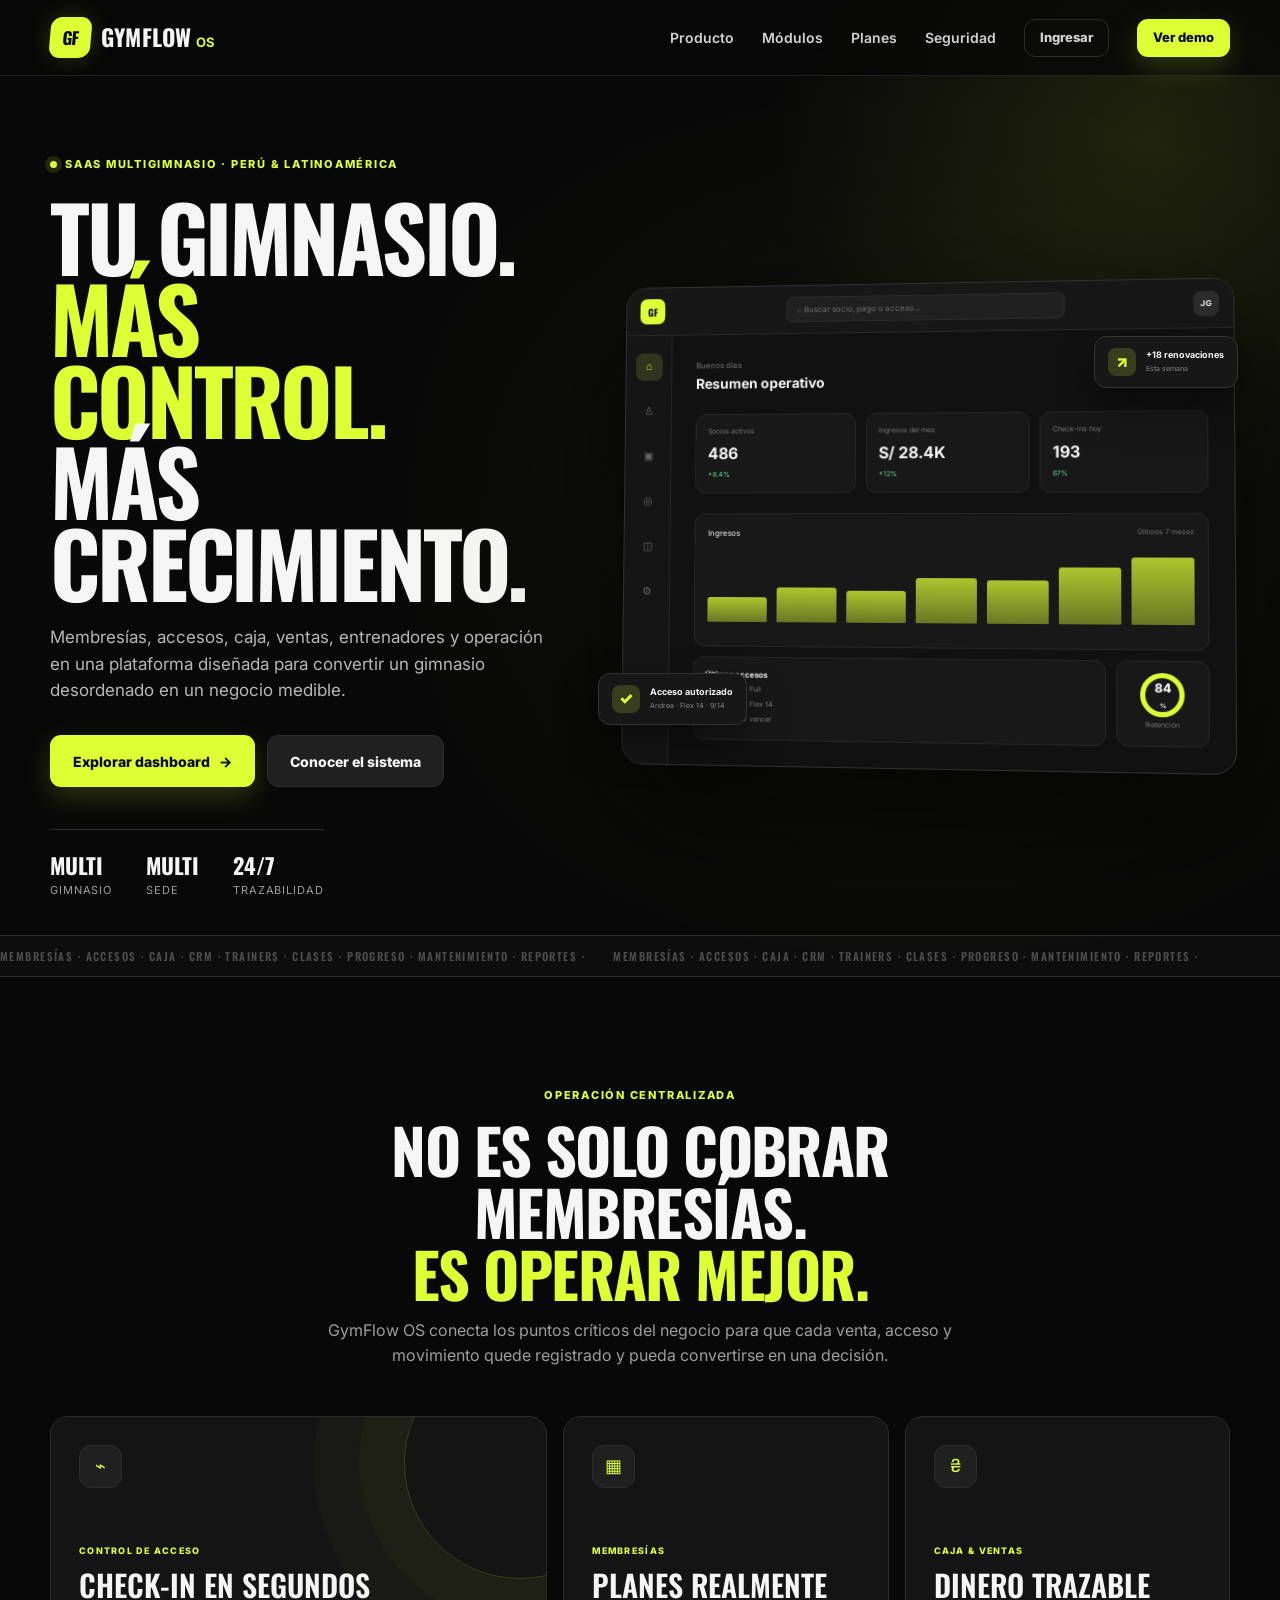
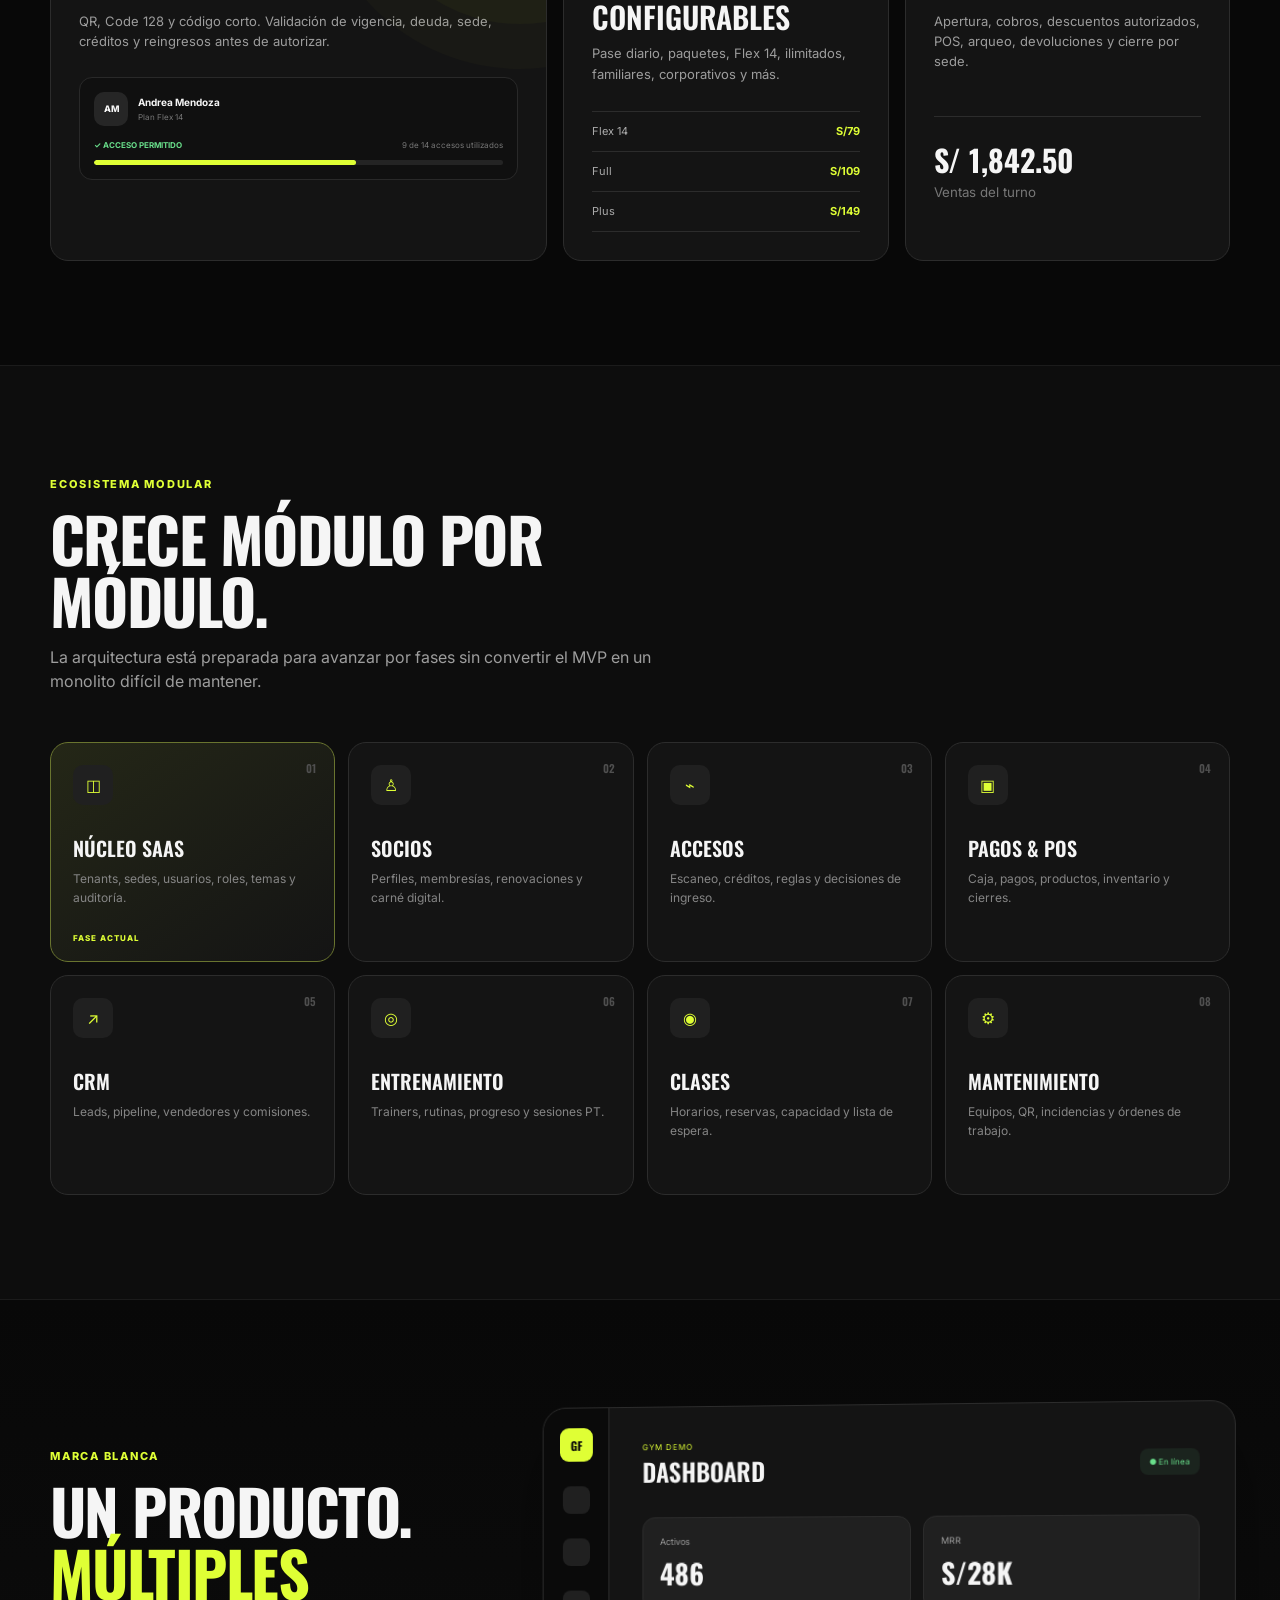
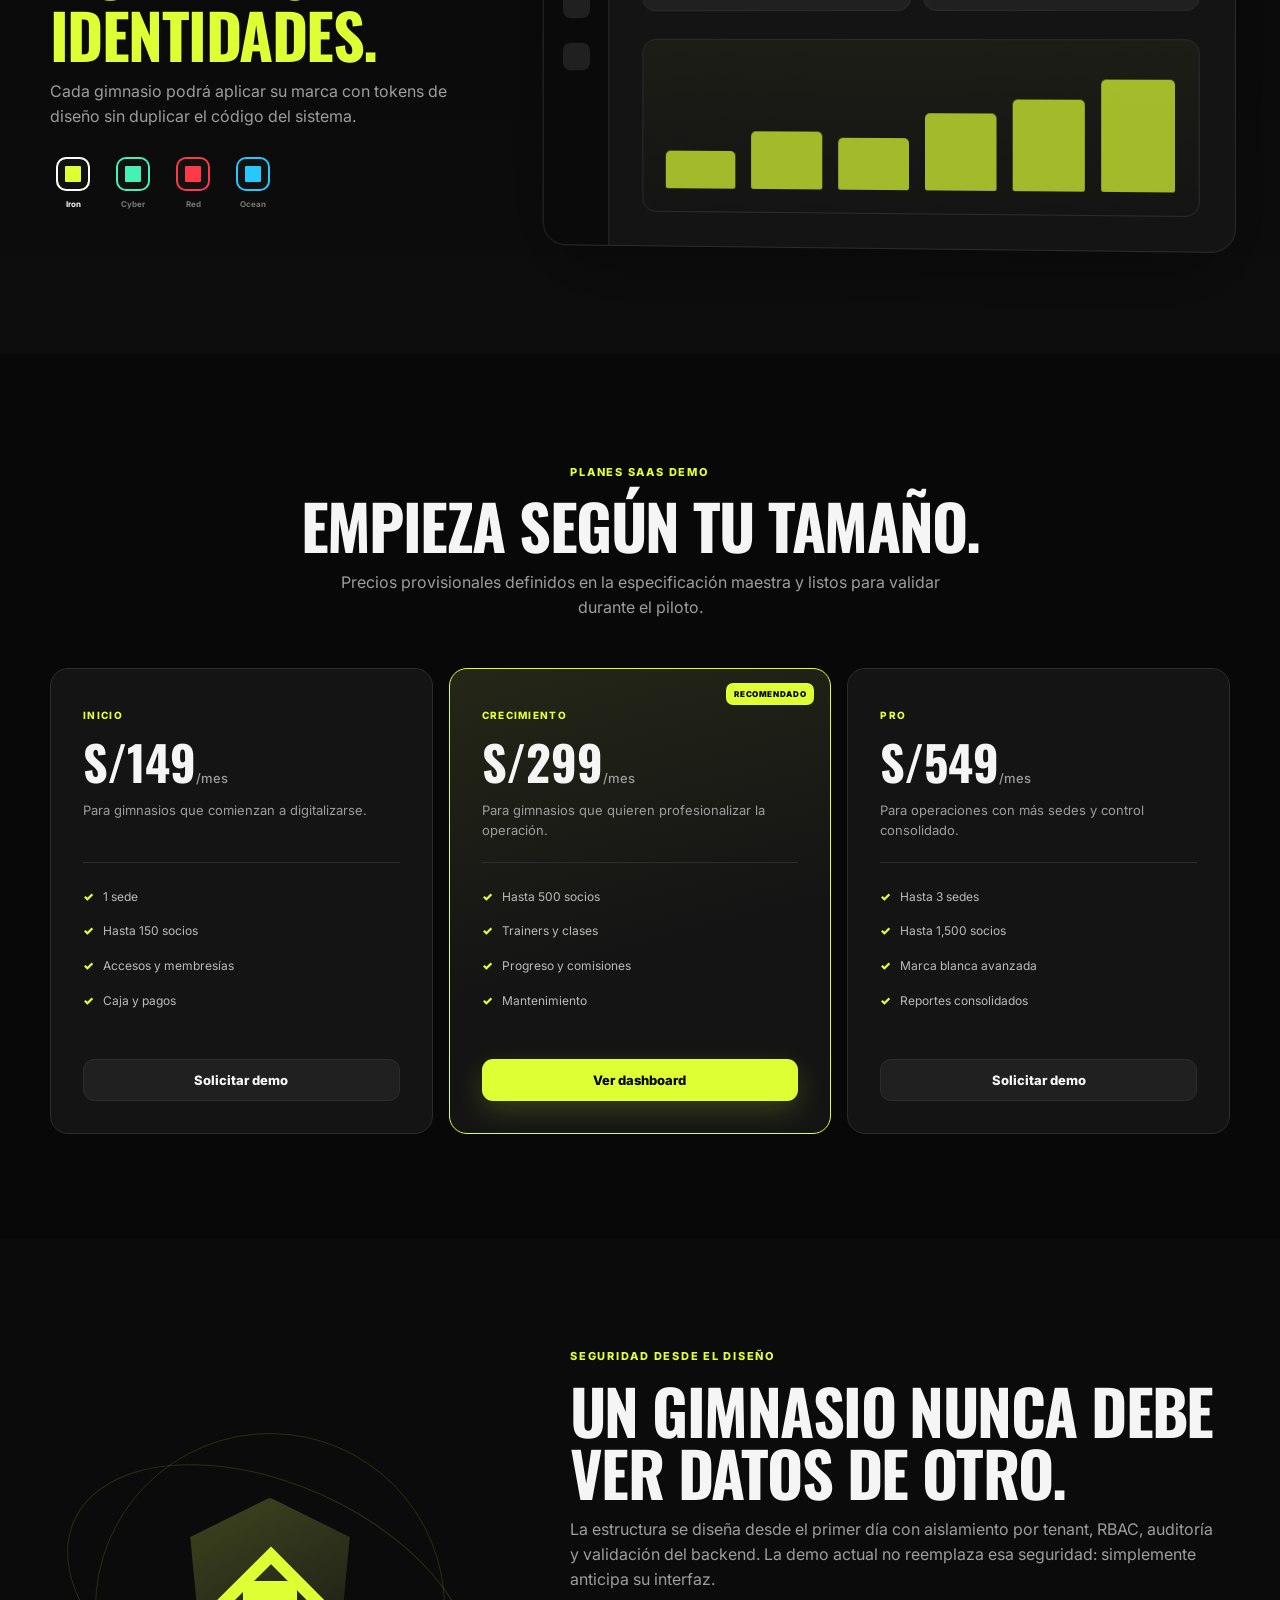
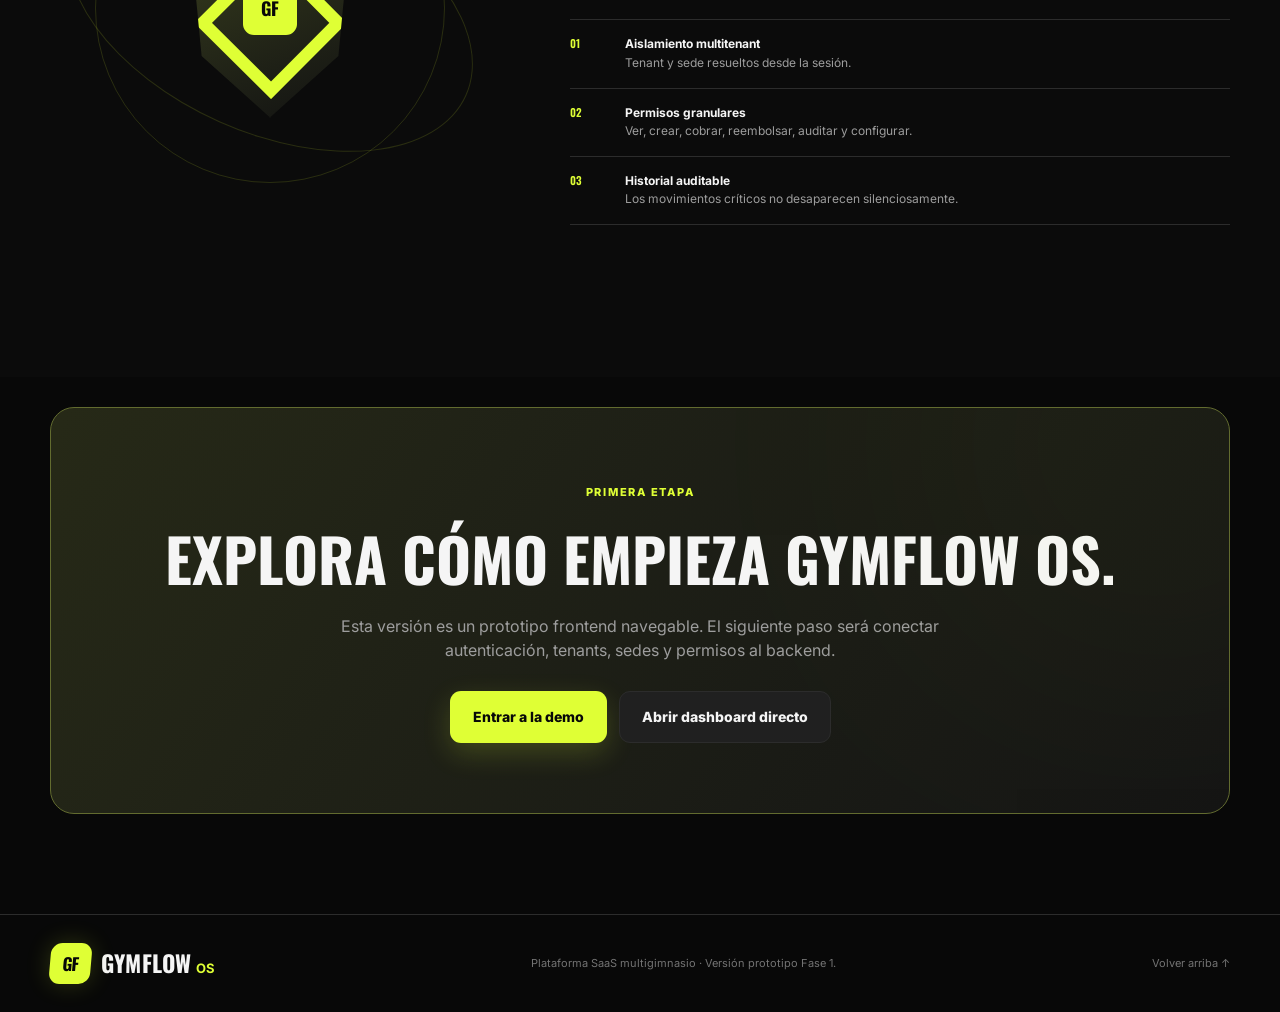
<file: index.html>
<!doctype html>
<html lang="es">
<head>
  <meta charset="utf-8">
  <meta name="viewport" content="width=device-width, initial-scale=1">
  <meta name="description" content="GymFlow OS: plataforma SaaS para gimnasios, membresías, accesos, caja, entrenadores y operación multisedes.">
  <meta name="theme-color" content="#080808">
  <title>GymFlow OS — Gestión integral para gimnasios</title>
  <link rel="preconnect" href="https://fonts.googleapis.com">
  <link rel="preconnect" href="https://fonts.gstatic.com" crossorigin>
  <link href="https://fonts.googleapis.com/css2?family=Inter:wght@400;500;600;700;800&family=Oswald:wght@500;600;700&display=swap" rel="stylesheet">
  <link rel="stylesheet" href="assets/css/styles.css">
</head>
<body data-page="public">
  <a class="skip-link" href="#main">Saltar al contenido</a>

  <header class="site-header" id="top">
    <div class="container header-inner">
      <a class="brand" href="index.html" aria-label="GymFlow OS, inicio">
        <span class="brand-mark" aria-hidden="true">GF</span>
        <span class="brand-copy">
          <strong>GymFlow</strong>
          <small>OS</small>
        </span>
      </a>

      <button class="menu-toggle" type="button" aria-expanded="false" aria-controls="main-nav" data-menu-toggle>
        <span></span><span></span><span></span>
        <span class="sr-only">Abrir menú</span>
      </button>

      <nav class="main-nav" id="main-nav" data-main-nav aria-label="Navegación principal">
        <a href="#producto">Producto</a>
        <a href="#modulos">Módulos</a>
        <a href="#planes">Planes</a>
        <a href="#seguridad">Seguridad</a>
        <a class="btn btn-ghost btn-sm" href="login.html">Ingresar</a>
        <a class="btn btn-primary btn-sm" href="#demo">Ver demo</a>
      </nav>
    </div>
  </header>

  <main id="main">
    <section class="hero section-dark">
      <div class="hero-grid container">
        <div class="hero-copy reveal">
          <div class="eyebrow"><span class="pulse-dot"></span> SaaS multigimnasio · Perú & Latinoamérica</div>
          <h1>Tu gimnasio.<br><span>Más control.</span><br>Más crecimiento.</h1>
          <p class="hero-lead">Membresías, accesos, caja, ventas, entrenadores y operación en una plataforma diseñada para convertir un gimnasio desordenado en un negocio medible.</p>
          <div class="hero-actions">
            <a class="btn btn-primary btn-lg" href="login.html?demo=admin">Explorar dashboard <span aria-hidden="true">→</span></a>
            <a class="btn btn-secondary btn-lg" href="#producto">Conocer el sistema</a>
          </div>
          <div class="hero-proof" aria-label="Beneficios principales">
            <div><strong>Multi</strong><span>gimnasio</span></div>
            <div><strong>Multi</strong><span>sede</span></div>
            <div><strong>24/7</strong><span>trazabilidad</span></div>
          </div>
        </div>

        <div class="hero-visual reveal reveal-delay" aria-label="Vista previa del panel GymFlow OS">
          <div class="hero-glow"></div>
          <div class="dashboard-mock">
            <div class="mock-topbar">
              <span class="mock-logo">GF</span>
              <span class="mock-search">⌕ Buscar socio, pago o acceso...</span>
              <span class="mock-avatar">JG</span>
            </div>
            <div class="mock-layout">
              <aside class="mock-sidebar">
                <span class="active">⌂</span><span>♙</span><span>▣</span><span>◎</span><span>◫</span><span>⚙</span>
              </aside>
              <div class="mock-content">
                <div class="mock-title-row"><div><small>Buenos días</small><strong>Resumen operativo</strong></div><span class="status-chip">Sede Principal</span></div>
                <div class="mock-kpis">
                  <article><small>Socios activos</small><strong>486</strong><em>+8.4%</em></article>
                  <article><small>Ingresos del mes</small><strong>S/ 28.4K</strong><em>+12%</em></article>
                  <article><small>Check-ins hoy</small><strong>193</strong><em>67%</em></article>
                </div>
                <div class="mock-chart-card">
                  <div class="mock-chart-head"><span>Ingresos</span><small>Últimos 7 meses</small></div>
                  <div class="bars" aria-hidden="true">
                    <i style="--h:34%"></i><i style="--h:48%"></i><i style="--h:44%"></i><i style="--h:62%"></i><i style="--h:59%"></i><i style="--h:78%"></i><i style="--h:92%"></i>
                  </div>
                </div>
                <div class="mock-bottom-grid">
                  <div class="mock-activity"><strong>Últimos accesos</strong><p><b>✓</b> Carlos M. · Full</p><p><b>✓</b> Andrea P. · Flex 14</p><p><b class="warn">!</b> Luis R. · Por vencer</p></div>
                  <div class="mock-ring"><span>84<small>%</small></span><p>Retención</p></div>
                </div>
              </div>
            </div>
          </div>
          <div class="floating-card float-one"><span>✓</span><div><strong>Acceso autorizado</strong><small>Andrea · Flex 14 · 9/14</small></div></div>
          <div class="floating-card float-two"><span>↗</span><div><strong>+18 renovaciones</strong><small>Esta semana</small></div></div>
        </div>
      </div>
      <div class="hero-marquee" aria-hidden="true"><div>MEMBRESÍAS · ACCESOS · CAJA · CRM · TRAINERS · CLASES · PROGRESO · MANTENIMIENTO · REPORTES · <span>MEMBRESÍAS · ACCESOS · CAJA · CRM · TRAINERS · CLASES · PROGRESO · MANTENIMIENTO · REPORTES ·</span></div></div>
    </section>

    <section class="section" id="producto">
      <div class="container">
        <div class="section-heading center reveal">
          <span class="kicker">OPERACIÓN CENTRALIZADA</span>
          <h2>No es solo cobrar membresías.<br><span>Es operar mejor.</span></h2>
          <p>GymFlow OS conecta los puntos críticos del negocio para que cada venta, acceso y movimiento quede registrado y pueda convertirse en una decisión.</p>
        </div>

        <div class="feature-grid">
          <article class="feature-card feature-large reveal">
            <div class="feature-icon">⌁</div>
            <span class="tag">CONTROL DE ACCESO</span>
            <h3>Check-in en segundos</h3>
            <p>QR, Code 128 y código corto. Validación de vigencia, deuda, sede, créditos y reingresos antes de autorizar.</p>
            <div class="access-demo">
              <div class="member-mini"><span>AM</span><div><strong>Andrea Mendoza</strong><small>Plan Flex 14</small></div></div>
              <div class="access-status"><b>✓ ACCESO PERMITIDO</b><span>9 de 14 accesos utilizados</span></div>
              <div class="access-progress"><i style="width:64%"></i></div>
            </div>
          </article>

          <article class="feature-card reveal">
            <div class="feature-icon">▦</div>
            <span class="tag">MEMBRESÍAS</span>
            <h3>Planes realmente configurables</h3>
            <p>Pase diario, paquetes, Flex 14, ilimitados, familiares, corporativos y más.</p>
            <ul class="mini-list"><li><span>Flex 14</span><b>S/79</b></li><li><span>Full</span><b>S/109</b></li><li><span>Plus</span><b>S/149</b></li></ul>
          </article>

          <article class="feature-card reveal">
            <div class="feature-icon">₴</div>
            <span class="tag">CAJA & VENTAS</span>
            <h3>Dinero trazable</h3>
            <p>Apertura, cobros, descuentos autorizados, POS, arqueo, devoluciones y cierre por sede.</p>
            <div class="money-line"><strong>S/ 1,842.50</strong><small>Ventas del turno</small></div>
          </article>
        </div>
      </div>
    </section>

    <section class="section section-muted" id="modulos">
      <div class="container">
        <div class="section-heading reveal">
          <span class="kicker">ECOSISTEMA MODULAR</span>
          <h2>Crece módulo por módulo.</h2>
          <p>La arquitectura está preparada para avanzar por fases sin convertir el MVP en un monolito difícil de mantener.</p>
        </div>
        <div class="module-grid">
          <article class="module-card active reveal"><span>01</span><div class="module-symbol">◫</div><h3>Núcleo SaaS</h3><p>Tenants, sedes, usuarios, roles, temas y auditoría.</p><small>FASE ACTUAL</small></article>
          <article class="module-card reveal"><span>02</span><div class="module-symbol">♙</div><h3>Socios</h3><p>Perfiles, membresías, renovaciones y carné digital.</p></article>
          <article class="module-card reveal"><span>03</span><div class="module-symbol">⌁</div><h3>Accesos</h3><p>Escaneo, créditos, reglas y decisiones de ingreso.</p></article>
          <article class="module-card reveal"><span>04</span><div class="module-symbol">▣</div><h3>Pagos & POS</h3><p>Caja, pagos, productos, inventario y cierres.</p></article>
          <article class="module-card reveal"><span>05</span><div class="module-symbol">↗</div><h3>CRM</h3><p>Leads, pipeline, vendedores y comisiones.</p></article>
          <article class="module-card reveal"><span>06</span><div class="module-symbol">◎</div><h3>Entrenamiento</h3><p>Trainers, rutinas, progreso y sesiones PT.</p></article>
          <article class="module-card reveal"><span>07</span><div class="module-symbol">◉</div><h3>Clases</h3><p>Horarios, reservas, capacidad y lista de espera.</p></article>
          <article class="module-card reveal"><span>08</span><div class="module-symbol">⚙</div><h3>Mantenimiento</h3><p>Equipos, QR, incidencias y órdenes de trabajo.</p></article>
        </div>
      </div>
    </section>

    <section class="section theme-showcase">
      <div class="container theme-grid">
        <div class="section-heading reveal">
          <span class="kicker">MARCA BLANCA</span>
          <h2>Un producto.<br><span>Múltiples identidades.</span></h2>
          <p>Cada gimnasio podrá aplicar su marca con tokens de diseño sin duplicar el código del sistema.</p>
          <div class="theme-switcher" data-theme-switcher>
            <button class="theme-dot selected" type="button" data-theme="iron" aria-label="Tema Iron Yellow"><i></i><span>Iron</span></button>
            <button class="theme-dot" type="button" data-theme="cyber" aria-label="Tema Neon Cyber"><i></i><span>Cyber</span></button>
            <button class="theme-dot" type="button" data-theme="red" aria-label="Tema Red Power"><i></i><span>Red</span></button>
            <button class="theme-dot" type="button" data-theme="ocean" aria-label="Tema Ocean Pulse"><i></i><span>Ocean</span></button>
          </div>
        </div>
        <div class="theme-preview reveal">
          <div class="preview-window">
            <div class="preview-side"><b>GF</b><i></i><i></i><i></i><i></i></div>
            <div class="preview-body">
              <div class="preview-head"><div><small>GYM DEMO</small><strong>Dashboard</strong></div><span>● En línea</span></div>
              <div class="preview-kpis"><article><small>Activos</small><b>486</b></article><article><small>MRR</small><b>S/28K</b></article></div>
              <div class="preview-chart"><i></i><i></i><i></i><i></i><i></i><i></i></div>
            </div>
          </div>
        </div>
      </div>
    </section>

    <section class="section" id="planes">
      <div class="container">
        <div class="section-heading center reveal">
          <span class="kicker">PLANES SAAS DEMO</span>
          <h2>Empieza según tu tamaño.</h2>
          <p>Precios provisionales definidos en la especificación maestra y listos para validar durante el piloto.</p>
        </div>
        <div class="pricing-grid">
          <article class="price-card reveal"><span>INICIO</span><h3>S/149<small>/mes</small></h3><p>Para gimnasios que comienzan a digitalizarse.</p><ul><li>1 sede</li><li>Hasta 150 socios</li><li>Accesos y membresías</li><li>Caja y pagos</li></ul><a href="#demo" class="btn btn-secondary">Solicitar demo</a></article>
          <article class="price-card featured reveal"><div class="popular">RECOMENDADO</div><span>CRECIMIENTO</span><h3>S/299<small>/mes</small></h3><p>Para gimnasios que quieren profesionalizar la operación.</p><ul><li>Hasta 500 socios</li><li>Trainers y clases</li><li>Progreso y comisiones</li><li>Mantenimiento</li></ul><a href="login.html?demo=admin" class="btn btn-primary">Ver dashboard</a></article>
          <article class="price-card reveal"><span>PRO</span><h3>S/549<small>/mes</small></h3><p>Para operaciones con más sedes y control consolidado.</p><ul><li>Hasta 3 sedes</li><li>Hasta 1,500 socios</li><li>Marca blanca avanzada</li><li>Reportes consolidados</li></ul><a href="#demo" class="btn btn-secondary">Solicitar demo</a></article>
        </div>
      </div>
    </section>

    <section class="section security-section" id="seguridad">
      <div class="container security-grid">
        <div class="security-visual reveal"><div class="shield">◇<span>GF</span></div><div class="orbit orbit-a"></div><div class="orbit orbit-b"></div></div>
        <div class="section-heading reveal">
          <span class="kicker">SEGURIDAD DESDE EL DISEÑO</span>
          <h2>Un gimnasio nunca debe ver datos de otro.</h2>
          <p>La estructura se diseña desde el primer día con aislamiento por tenant, RBAC, auditoría y validación del backend. La demo actual no reemplaza esa seguridad: simplemente anticipa su interfaz.</p>
          <div class="security-points"><div><span>01</span><p><strong>Aislamiento multitenant</strong><br>Tenant y sede resueltos desde la sesión.</p></div><div><span>02</span><p><strong>Permisos granulares</strong><br>Ver, crear, cobrar, reembolsar, auditar y configurar.</p></div><div><span>03</span><p><strong>Historial auditable</strong><br>Los movimientos críticos no desaparecen silenciosamente.</p></div></div>
        </div>
      </div>
    </section>

    <section class="cta-section" id="demo">
      <div class="container cta-card reveal">
        <span class="kicker">PRIMERA ETAPA</span>
        <h2>Explora cómo empieza GymFlow OS.</h2>
        <p>Esta versión es un prototipo frontend navegable. El siguiente paso será conectar autenticación, tenants, sedes y permisos al backend.</p>
        <div class="hero-actions center-actions"><a class="btn btn-primary btn-lg" href="login.html?demo=admin">Entrar a la demo</a><a class="btn btn-secondary btn-lg" href="admin/dashboard.html">Abrir dashboard directo</a></div>
      </div>
    </section>
  </main>

  <footer class="site-footer">
    <div class="container footer-grid"><div class="brand footer-brand"><span class="brand-mark">GF</span><span class="brand-copy"><strong>GymFlow</strong><small>OS</small></span></div><p>Plataforma SaaS multigimnasio · Versión prototipo Fase 1.</p><a href="#top">Volver arriba ↑</a></div>
  </footer>

  <script src="assets/js/demo-data.js"></script>
  <script src="assets/js/app.js"></script>
</body>
</html>
</file>
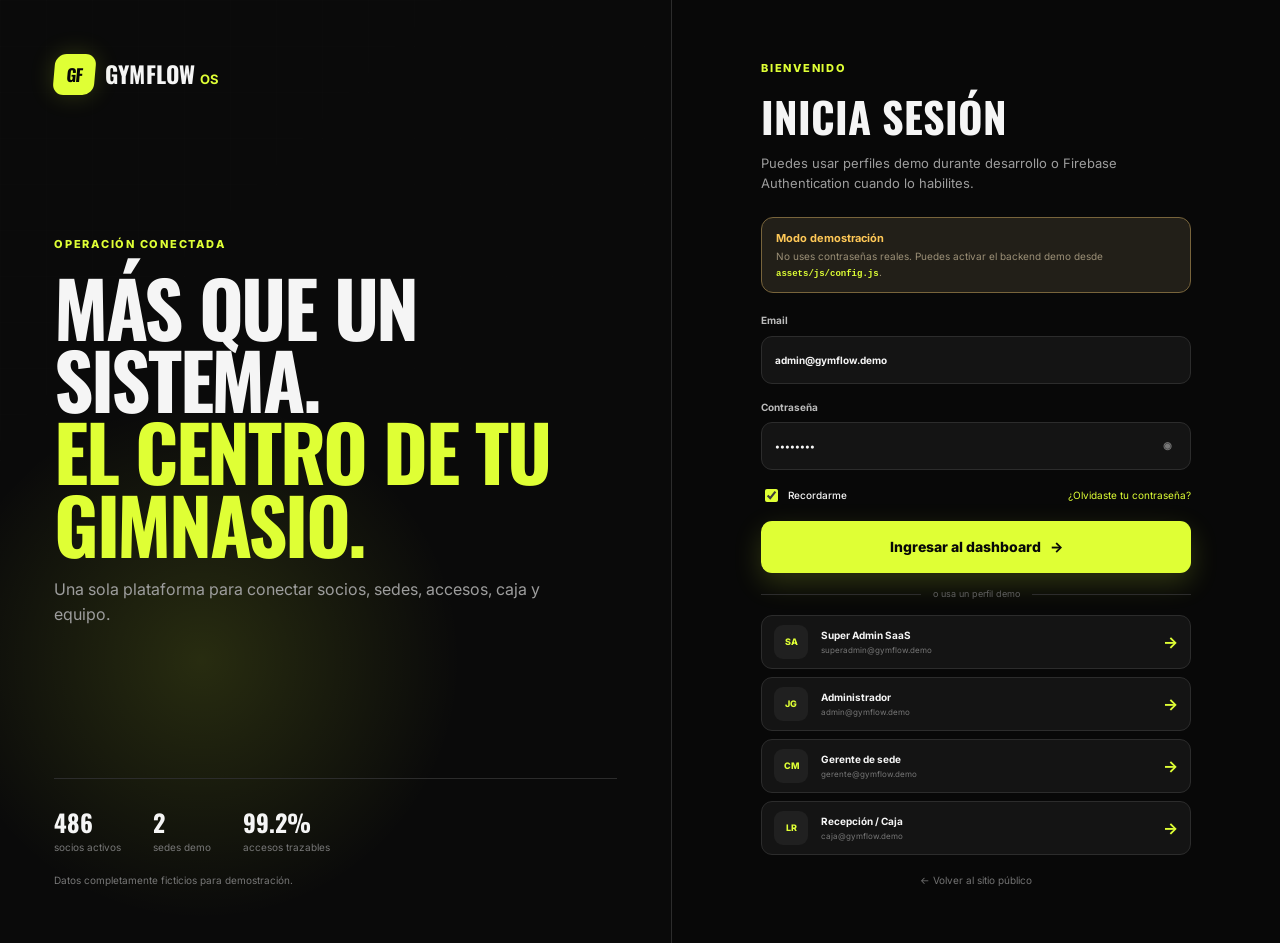
<file: login.html>
<!doctype html>
<html lang="es">
<head>
  <meta charset="utf-8">
  <meta name="viewport" content="width=device-width, initial-scale=1">
  <meta name="theme-color" content="#080808">
  <title>Ingresar — GymFlow OS</title>
  <link rel="preconnect" href="https://fonts.googleapis.com">
  <link rel="preconnect" href="https://fonts.gstatic.com" crossorigin>
  <link href="https://fonts.googleapis.com/css2?family=Inter:wght@400;500;600;700;800&family=Oswald:wght@500;600;700&display=swap" rel="stylesheet">
  <link rel="stylesheet" href="assets/css/styles.css">
</head>
<body class="auth-page" data-page="login">
  <main class="auth-shell">
    <section class="auth-panel auth-brand-panel">
      <a class="brand" href="index.html"><span class="brand-mark">GF</span><span class="brand-copy"><strong>GymFlow</strong><small>OS</small></span></a>
      <div class="auth-message"><span class="kicker">OPERACIÓN CONECTADA</span><h1>Más que un sistema.<br><span>El centro de tu gimnasio.</span></h1><p>Una sola plataforma para conectar socios, sedes, accesos, caja y equipo.</p></div>
      <div class="auth-stats"><article><strong>486</strong><small>socios activos</small></article><article><strong>2</strong><small>sedes demo</small></article><article><strong>99.2%</strong><small>accesos trazables</small></article></div>
      <small class="auth-note">Datos completamente ficticios para demostración.</small>
    </section>

    <section class="auth-panel auth-form-panel">
      <div class="auth-form-wrap">
        <div class="mobile-auth-brand"><a class="brand" href="index.html"><span class="brand-mark">GF</span><span class="brand-copy"><strong>GymFlow</strong><small>OS</small></span></a></div>
        <div class="auth-heading"><span class="kicker">BIENVENIDO</span><h2>Inicia sesión</h2><p>Puedes usar perfiles demo durante desarrollo o Firebase Authentication cuando lo habilites.</p></div>
        <div class="demo-alert" data-auth-mode><strong>Modo demostración</strong><span>No uses contraseñas reales. Puedes activar el backend demo desde <code>assets/js/config.js</code>.</span></div>
        <form class="auth-form" data-login-form>
          <label>Email<span><input type="email" name="email" autocomplete="email" value="admin@gymflow.demo" required></span></label>
          <label>Contraseña<span class="password-field"><input type="password" name="password" autocomplete="current-password" value="Demo1234" required><button type="button" data-toggle-password aria-label="Mostrar contraseña">◉</button></span></label>
          <div class="form-row"><label class="check"><input type="checkbox" checked><span>Recordarme</span></label><a href="#" data-demo-only>¿Olvidaste tu contraseña?</a></div>
          <button class="btn btn-primary btn-lg full" type="submit">Ingresar al dashboard <span>→</span></button>
        </form>
        <div class="demo-divider"><span>o usa un perfil demo</span></div>
        <div class="demo-users" data-demo-users></div>
        <p class="auth-return"><a href="index.html">← Volver al sitio público</a></p>
      </div>
    </section>
  </main>
  <div class="toast-container" aria-live="polite" data-toast-container></div>
  <script src="assets/js/config.js"></script>
  <script src="assets/js/api-client.js"></script>
  <script src="assets/js/firebase-auth.js"></script>
  <script src="assets/js/demo-data.js"></script>
  <script src="assets/js/app.js"></script>
</body>
</html>
</file>
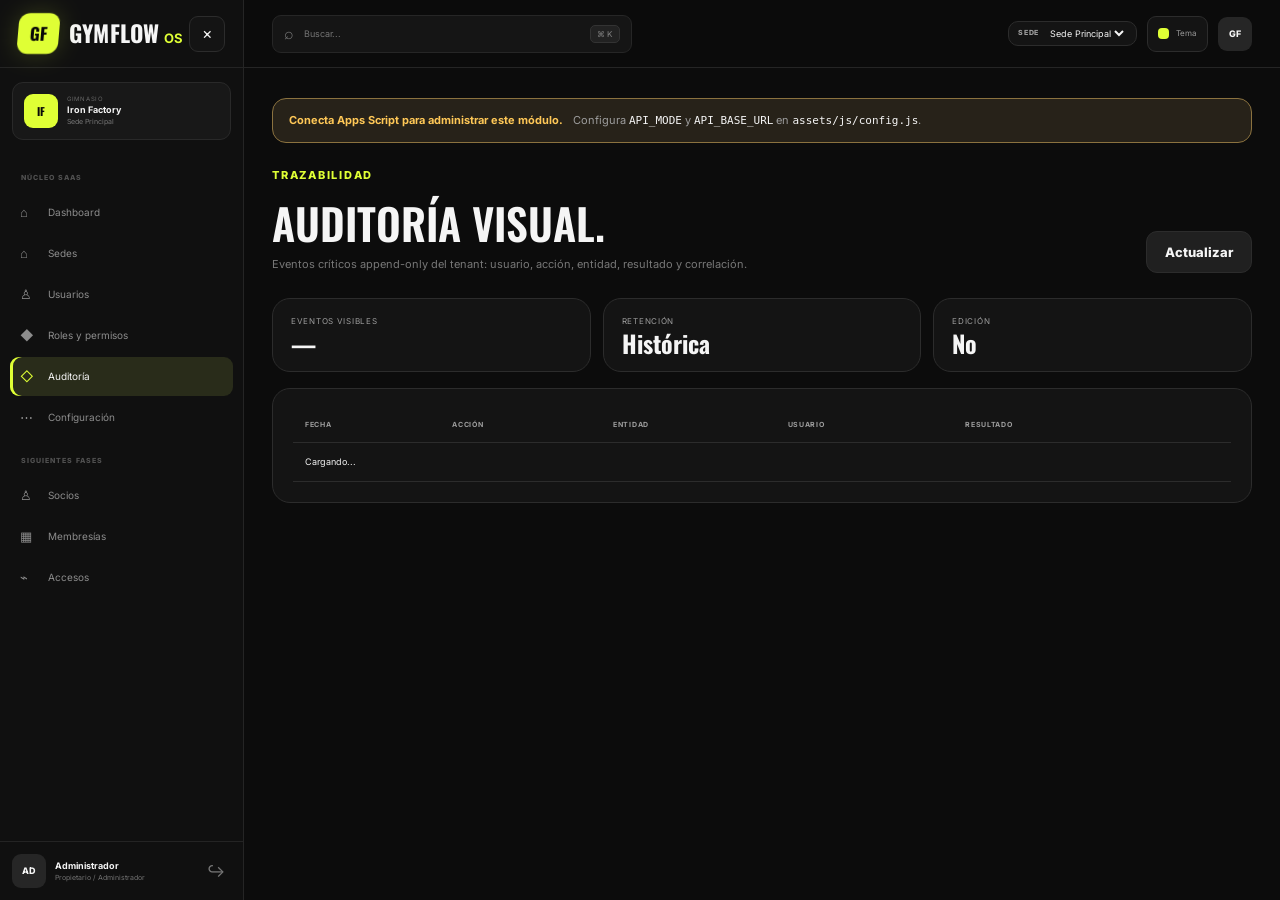
<file: admin/auditoria.html>
<!doctype html><html lang="es"><head><meta charset="utf-8"><meta name="viewport" content="width=device-width, initial-scale=1"><meta name="theme-color" content="#080808"><title>Auditoría — GymFlow OS</title><link rel="preconnect" href="https://fonts.googleapis.com"><link rel="preconnect" href="https://fonts.gstatic.com" crossorigin><link href="https://fonts.googleapis.com/css2?family=Inter:wght@400;500;600;700;800&family=Oswald:wght@500;600;700&display=swap" rel="stylesheet"><link rel="stylesheet" href="../assets/css/styles.css"></head><body class="app-page" data-page="admin-audit"><div class="app-shell"><aside class="sidebar" data-sidebar>
      <div class="sidebar-head"><a class="brand" href="../index.html"><span class="brand-mark">GF</span><span class="brand-copy"><strong>GymFlow</strong><small>OS</small></span></a><button class="icon-btn sidebar-close" type="button" data-sidebar-close aria-label="Cerrar menú">×</button></div>
      <div class="tenant-card"><span class="tenant-logo">IF</span><div><small>GIMNASIO</small><strong data-tenant-name>Iron Factory</strong><span data-branch-name>Sede Principal</span></div></div>
      <nav class="side-nav" aria-label="Administración Fase 1"><span class="nav-label">NÚCLEO SAAS</span><a class="" href="dashboard.html"><i>⌂</i><span>Dashboard</span></a><a class="" href="sedes.html"><i>⌂</i><span>Sedes</span></a><a class="" href="usuarios.html"><i>♙</i><span>Usuarios</span></a><a class="" href="permisos.html"><i>◆</i><span>Roles y permisos</span></a><a class="active" href="auditoria.html"><i>◇</i><span>Auditoría</span></a><a class="" href="configuracion.html"><i>⋯</i><span>Configuración</span></a><span class="nav-label">SIGUIENTES FASES</span><a href="#" data-demo-only><i>♙</i><span>Socios</span></a><a href="#" data-demo-only><i>▦</i><span>Membresías</span></a><a href="#" data-demo-only><i>⌁</i><span>Accesos</span></a></nav>
      <div class="sidebar-footer"><div class="sidebar-user"><span data-user-initials>AD</span><div><strong data-user-name>Administrador</strong><small data-user-role>Propietario / Administrador</small></div><button type="button" data-logout title="Cerrar sesión" aria-label="Cerrar sesión">↪</button></div></div>
    </aside><div class="app-main"><header class="app-header"><div class="app-header-left"><button class="icon-btn mobile-sidebar-button" type="button" data-sidebar-open aria-label="Abrir menú">☰</button><div class="global-search"><span>⌕</span><input type="search" placeholder="Buscar..." aria-label="Búsqueda global"><kbd>⌘ K</kbd></div></div><div class="app-header-actions"><label class="branch-select-wrap"><span>Sede</span><select data-branch-selector aria-label="Sede activa"><option>Sede Principal</option></select></label><button class="theme-mini-button" type="button" data-theme-cycle><i></i><span>Tema</span></button><div class="header-avatar" data-user-initials>GF</div></div></header><main class="dashboard-content"><div class="api-required hidden" data-api-required><strong>Conecta Apps Script para administrar este módulo.</strong><span>Configura <code>API_MODE</code> y <code>API_BASE_URL</code> en <code>assets/js/config.js</code>.</span></div><div class="dashboard-heading"><div><span class="kicker">TRAZABILIDAD</span><h1>Auditoría visual.</h1><p>Eventos críticos append-only del tenant: usuario, acción, entidad, resultado y correlación.</p></div><div class="heading-actions"><button class="btn btn-secondary" data-refresh-audit>Actualizar</button></div></div><section class="mini-kpi-row"><article><small>Eventos visibles</small><strong data-audit-count>—</strong></article><article><small>Retención</small><strong>Histórica</strong></article><article><small>Edición</small><strong>No</strong></article></section><section class="panel admin-table-panel"><div class="table-scroll"><table class="data-table"><thead><tr><th>Fecha</th><th>Acción</th><th>Entidad</th><th>Usuario</th><th>Resultado</th><th></th></tr></thead><tbody data-audit-table><tr><td colspan="6">Cargando...</td></tr></tbody></table></div></section></main><dialog class="app-dialog wide" id="audit-dialog"><div class="dialog-card"><div class="dialog-head"><div><span class="panel-kicker">EVENTO</span><h2>Detalle de auditoría</h2></div><button class="icon-btn" data-dialog-close>×</button></div><pre class="audit-json" id="audit-detail-json"></pre><div class="dialog-actions"><button class="btn btn-secondary" data-dialog-close>Cerrar</button></div></div></dialog></div></div><div class="sidebar-overlay" data-sidebar-overlay></div><div class="toast-container" aria-live="polite" data-toast-container></div><script src="../assets/js/config.js"></script><script src="../assets/js/api-client.js"></script><script src="../assets/js/firebase-auth.js"></script><script src="../assets/js/demo-data.js"></script><script src="../assets/js/app.js"></script><script src="../assets/js/phase1-admin.js"></script></body></html>
</file>
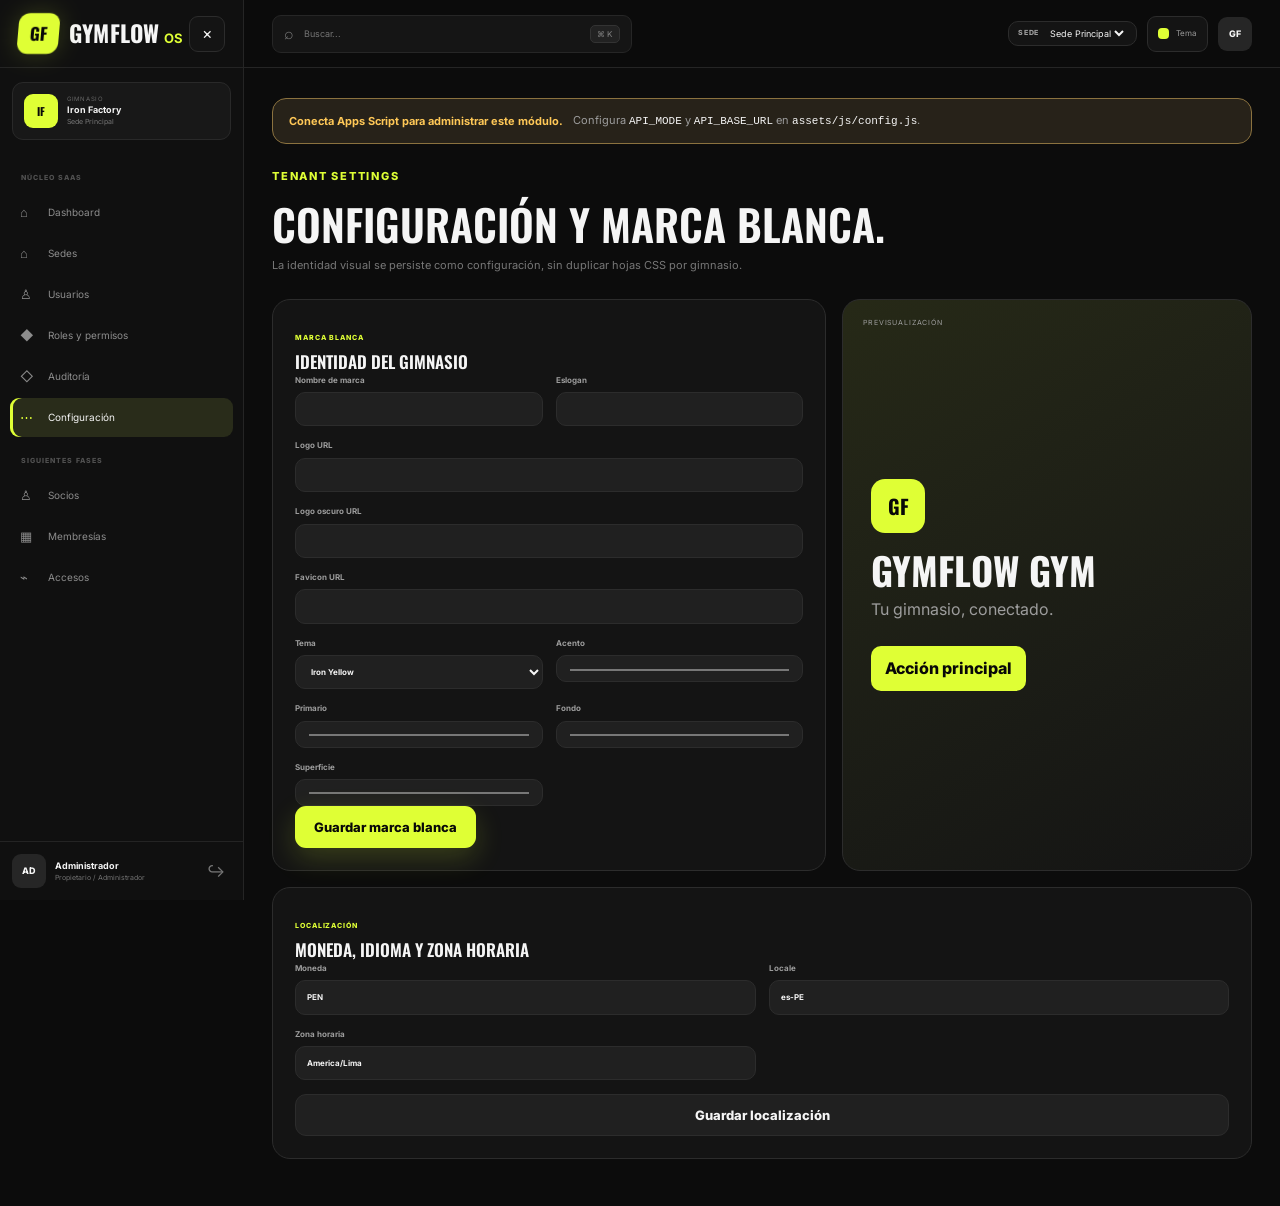
<file: admin/configuracion.html>
<!doctype html><html lang="es"><head><meta charset="utf-8"><meta name="viewport" content="width=device-width, initial-scale=1"><meta name="theme-color" content="#080808"><title>Configuración — GymFlow OS</title><link rel="preconnect" href="https://fonts.googleapis.com"><link rel="preconnect" href="https://fonts.gstatic.com" crossorigin><link href="https://fonts.googleapis.com/css2?family=Inter:wght@400;500;600;700;800&family=Oswald:wght@500;600;700&display=swap" rel="stylesheet"><link rel="stylesheet" href="../assets/css/styles.css"></head><body class="app-page" data-page="admin-settings"><div class="app-shell"><aside class="sidebar" data-sidebar>
      <div class="sidebar-head"><a class="brand" href="../index.html"><span class="brand-mark">GF</span><span class="brand-copy"><strong>GymFlow</strong><small>OS</small></span></a><button class="icon-btn sidebar-close" type="button" data-sidebar-close aria-label="Cerrar menú">×</button></div>
      <div class="tenant-card"><span class="tenant-logo">IF</span><div><small>GIMNASIO</small><strong data-tenant-name>Iron Factory</strong><span data-branch-name>Sede Principal</span></div></div>
      <nav class="side-nav" aria-label="Administración Fase 1"><span class="nav-label">NÚCLEO SAAS</span><a class="" href="dashboard.html"><i>⌂</i><span>Dashboard</span></a><a class="" href="sedes.html"><i>⌂</i><span>Sedes</span></a><a class="" href="usuarios.html"><i>♙</i><span>Usuarios</span></a><a class="" href="permisos.html"><i>◆</i><span>Roles y permisos</span></a><a class="" href="auditoria.html"><i>◇</i><span>Auditoría</span></a><a class="active" href="configuracion.html"><i>⋯</i><span>Configuración</span></a><span class="nav-label">SIGUIENTES FASES</span><a href="#" data-demo-only><i>♙</i><span>Socios</span></a><a href="#" data-demo-only><i>▦</i><span>Membresías</span></a><a href="#" data-demo-only><i>⌁</i><span>Accesos</span></a></nav>
      <div class="sidebar-footer"><div class="sidebar-user"><span data-user-initials>AD</span><div><strong data-user-name>Administrador</strong><small data-user-role>Propietario / Administrador</small></div><button type="button" data-logout title="Cerrar sesión" aria-label="Cerrar sesión">↪</button></div></div>
    </aside><div class="app-main"><header class="app-header"><div class="app-header-left"><button class="icon-btn mobile-sidebar-button" type="button" data-sidebar-open aria-label="Abrir menú">☰</button><div class="global-search"><span>⌕</span><input type="search" placeholder="Buscar..." aria-label="Búsqueda global"><kbd>⌘ K</kbd></div></div><div class="app-header-actions"><label class="branch-select-wrap"><span>Sede</span><select data-branch-selector aria-label="Sede activa"><option>Sede Principal</option></select></label><button class="theme-mini-button" type="button" data-theme-cycle><i></i><span>Tema</span></button><div class="header-avatar" data-user-initials>GF</div></div></header><main class="dashboard-content"><div class="api-required hidden" data-api-required><strong>Conecta Apps Script para administrar este módulo.</strong><span>Configura <code>API_MODE</code> y <code>API_BASE_URL</code> en <code>assets/js/config.js</code>.</span></div><div class="dashboard-heading"><div><span class="kicker">TENANT SETTINGS</span><h1>Configuración y marca blanca.</h1><p>La identidad visual se persiste como configuración, sin duplicar hojas CSS por gimnasio.</p></div></div><section class="settings-grid"><form class="panel settings-form" data-branding-form><div class="panel-head"><div><span class="panel-kicker">MARCA BLANCA</span><h2>Identidad del gimnasio</h2></div></div><div class="form-grid"><label>Nombre de marca<input name="brandName" required></label><label>Eslogan<input name="slogan"></label><label class="span-2">Logo URL<input name="logoUrl" type="url"></label><label class="span-2">Logo oscuro URL<input name="logoDarkUrl" type="url"></label><label class="span-2">Favicon URL<input name="faviconUrl" type="url"></label><label>Tema<select name="themeKey"><option value="iron">Iron Yellow</option><option value="cyber">Neon Cyber</option><option value="red">Red Power</option><option value="ocean">Ocean Pulse</option><option value="stone">Minimal Stone</option></select></label><label>Acento<input name="color_accent" type="color" value="#dfff35"></label><label>Primario<input name="color_primary" type="color" value="#dfff35"></label><label>Fondo<input name="color_background" type="color" value="#080808"></label><label>Superficie<input name="color_surface" type="color" value="#141414"></label></div><button class="btn btn-primary" type="submit">Guardar marca blanca</button></form><aside class="brand-preview" data-brand-preview><span>PREVISUALIZACIÓN</span><div class="preview-logo">GF</div><h2 data-brand-preview-name>GymFlow Gym</h2><p data-brand-preview-slogan>Tu gimnasio, conectado.</p><button>Acción principal</button></aside></section><section class="panel settings-form compact"><div class="panel-head"><div><span class="panel-kicker">LOCALIZACIÓN</span><h2>Moneda, idioma y zona horaria</h2></div></div><form data-localization-form><div class="form-grid"><label>Moneda<input name="currency" value="PEN"></label><label>Locale<input name="locale" value="es-PE"></label><label>Zona horaria<input name="timezone" value="America/Lima"></label></div><button class="btn btn-secondary" type="submit">Guardar localización</button></form></section></main></div></div><div class="sidebar-overlay" data-sidebar-overlay></div><div class="toast-container" aria-live="polite" data-toast-container></div><script src="../assets/js/config.js"></script><script src="../assets/js/api-client.js"></script><script src="../assets/js/firebase-auth.js"></script><script src="../assets/js/demo-data.js"></script><script src="../assets/js/app.js"></script><script src="../assets/js/phase1-admin.js"></script></body></html>
</file>
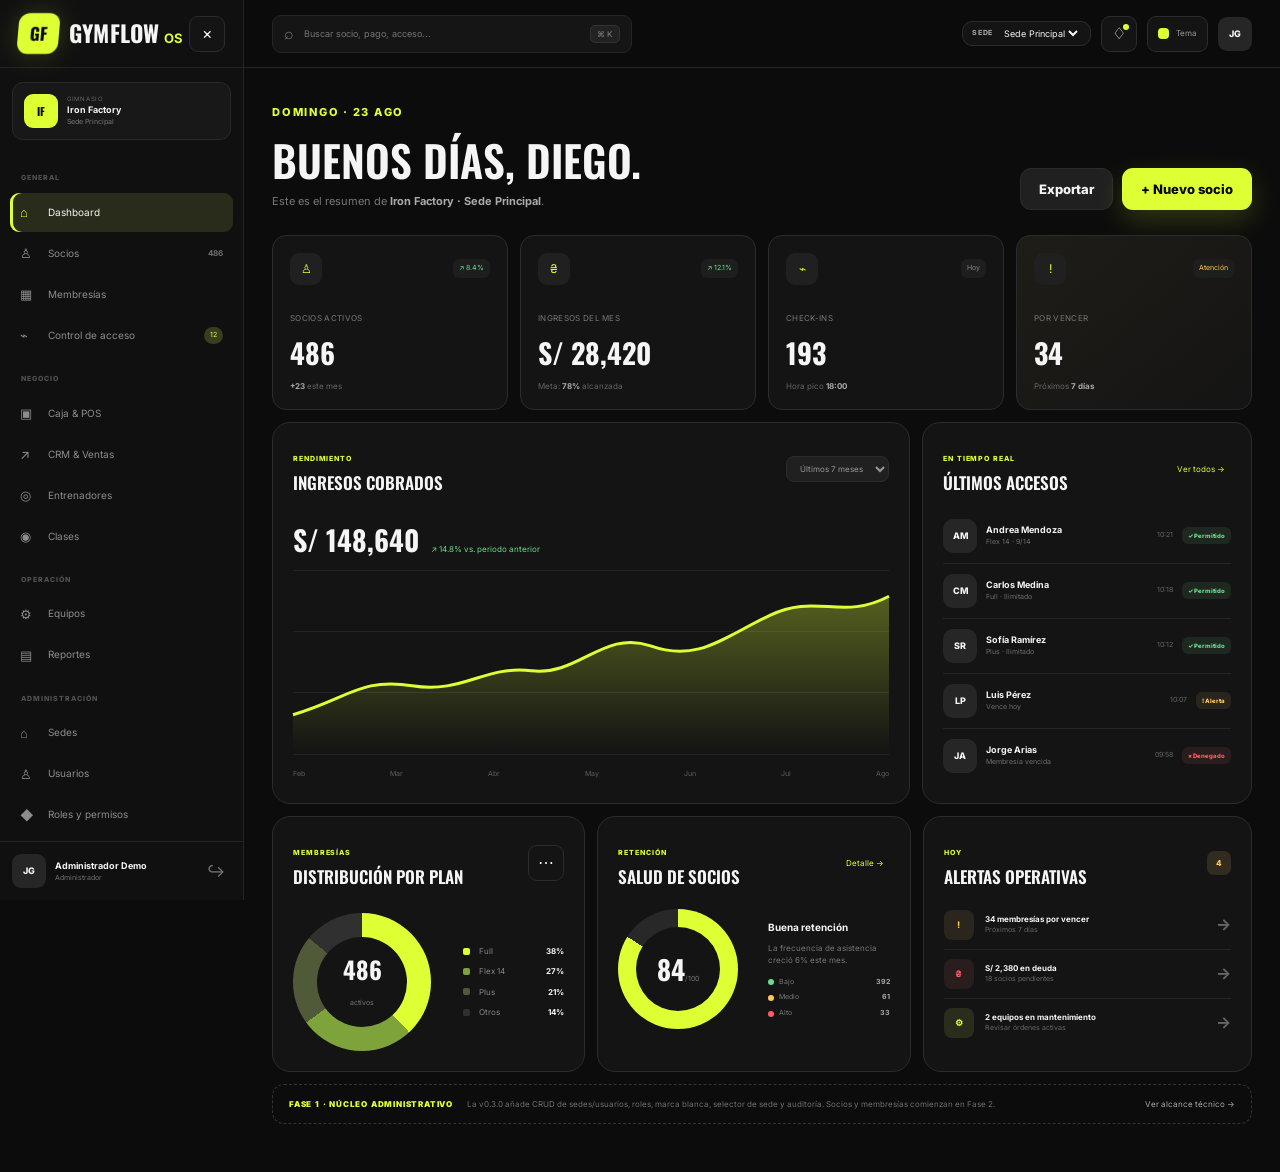
<file: admin/dashboard.html>
<!doctype html>
<html lang="es">
<head>
  <meta charset="utf-8">
  <meta name="viewport" content="width=device-width, initial-scale=1">
  <meta name="theme-color" content="#080808">
  <title>Dashboard — GymFlow OS</title>
  <link rel="preconnect" href="https://fonts.googleapis.com">
  <link rel="preconnect" href="https://fonts.gstatic.com" crossorigin>
  <link href="https://fonts.googleapis.com/css2?family=Inter:wght@400;500;600;700;800&family=Oswald:wght@500;600;700&display=swap" rel="stylesheet">
  <link rel="stylesheet" href="../assets/css/styles.css">
</head>
<body class="app-page" data-page="admin-dashboard">
  <div class="app-shell">
    <aside class="sidebar" data-sidebar>
      <div class="sidebar-head"><a class="brand" href="../index.html"><span class="brand-mark">GF</span><span class="brand-copy"><strong>GymFlow</strong><small>OS</small></span></a><button class="icon-btn sidebar-close" type="button" data-sidebar-close aria-label="Cerrar menú">×</button></div>
      <div class="tenant-card"><span class="tenant-logo">IF</span><div><small>GIMNASIO</small><strong data-tenant-name>Iron Factory</strong><span data-branch-name>Sede Principal</span></div></div>
      <nav class="side-nav" aria-label="Menú administrativo">
        <span class="nav-label">GENERAL</span>
        <a class="active" href="dashboard.html"><i>⌂</i><span>Dashboard</span></a>
        <a href="#" data-demo-only><i>♙</i><span>Socios</span><b>486</b></a>
        <a href="#" data-demo-only><i>▦</i><span>Membresías</span></a>
        <a href="#" data-demo-only><i>⌁</i><span>Control de acceso</span><em>12</em></a>
        <span class="nav-label">NEGOCIO</span>
        <a href="#" data-demo-only><i>▣</i><span>Caja & POS</span></a>
        <a href="#" data-demo-only><i>↗</i><span>CRM & Ventas</span></a>
        <a href="#" data-demo-only><i>◎</i><span>Entrenadores</span></a>
        <a href="#" data-demo-only><i>◉</i><span>Clases</span></a>
        <span class="nav-label">OPERACIÓN</span>
        <a href="#" data-demo-only><i>⚙</i><span>Equipos</span></a>
        <a href="#" data-demo-only><i>▤</i><span>Reportes</span></a>
        <span class="nav-label">ADMINISTRACIÓN</span>
        <a href="sedes.html"><i>⌂</i><span>Sedes</span></a>
        <a href="usuarios.html"><i>♙</i><span>Usuarios</span></a>
        <a href="permisos.html"><i>◆</i><span>Roles y permisos</span></a>
        <a href="auditoria.html"><i>◇</i><span>Auditoría</span></a>
        <a href="configuracion.html"><i>⋯</i><span>Configuración</span></a>
      </nav>
      <div class="sidebar-footer"><div class="sidebar-user"><span data-user-initials>JG</span><div><strong data-user-name>Administrador Demo</strong><small data-user-role>Administrador</small></div><button type="button" data-logout title="Cerrar sesión" aria-label="Cerrar sesión">↪</button></div></div>
    </aside>

    <div class="app-main">
      <header class="app-header">
        <div class="app-header-left"><button class="icon-btn mobile-sidebar-button" type="button" data-sidebar-open aria-label="Abrir menú">☰</button><div class="global-search"><span>⌕</span><input type="search" placeholder="Buscar socio, pago, acceso..." aria-label="Búsqueda global"><kbd>⌘ K</kbd></div></div>
        <div class="app-header-actions"><label class="branch-select-wrap"><span>Sede</span><select data-branch-selector aria-label="Sede activa"><option>Sede Principal</option></select></label><button class="icon-btn" type="button" data-demo-only aria-label="Notificaciones">♢<b class="notification-dot"></b></button><button class="theme-mini-button" type="button" data-theme-cycle title="Cambiar tema"><i></i><span>Tema</span></button><div class="header-avatar">JG</div></div>
      </header>

      <main class="dashboard-content">
        <div class="dashboard-heading"><div><span class="kicker">DOMINGO · 23 AGO</span><h1>Buenos días, <span data-greeting-name>Diego</span>.</h1><p>Este es el resumen de <strong><span data-tenant-name>Iron Factory</span> · <span data-branch-name>Sede Principal</span></strong>.</p></div><div class="heading-actions"><button class="btn btn-secondary" type="button" data-demo-only>Exportar</button><button class="btn btn-primary" type="button" data-demo-only>+ Nuevo socio</button></div></div>

        <section class="kpi-grid" aria-label="Indicadores principales">
          <article class="kpi-card"><div class="kpi-top"><span class="kpi-icon">♙</span><em class="trend positive">↗ 8.4%</em></div><small>Socios activos</small><strong data-kpi="activeMembers">486</strong><p><b>+23</b> este mes</p></article>
          <article class="kpi-card"><div class="kpi-top"><span class="kpi-icon">₴</span><em class="trend positive">↗ 12.1%</em></div><small>Ingresos del mes</small><strong data-kpi="monthRevenue">S/ 28,420</strong><p>Meta: <b>78%</b> alcanzada</p></article>
          <article class="kpi-card"><div class="kpi-top"><span class="kpi-icon">⌁</span><em class="trend neutral">Hoy</em></div><small>Check-ins</small><strong data-kpi="checkinsToday">193</strong><p>Hora pico <b>18:00</b></p></article>
          <article class="kpi-card warning-card"><div class="kpi-top"><span class="kpi-icon">!</span><em class="trend warning">Atención</em></div><small>Por vencer</small><strong data-kpi="expiring7d">34</strong><p>Próximos <b>7 días</b></p></article>
        </section>

        <section class="dashboard-grid primary-dashboard-grid">
          <article class="panel revenue-panel">
            <div class="panel-head"><div><span class="panel-kicker">RENDIMIENTO</span><h2>Ingresos cobrados</h2></div><select aria-label="Periodo de ingresos"><option>Últimos 7 meses</option><option>Últimos 30 días</option></select></div>
            <div class="revenue-summary"><strong>S/ 148,640</strong><span>↗ 14.8% vs. periodo anterior</span></div>
            <div class="dashboard-chart" role="img" aria-label="Gráfico demo de ingresos mensuales"><div class="grid-lines"><i></i><i></i><i></i><i></i></div><svg viewBox="0 0 700 210" preserveAspectRatio="none" aria-hidden="true"><defs><linearGradient id="areaGradient" x1="0" x2="0" y1="0" y2="1"><stop offset="0%" stop-color="var(--color-accent)" stop-opacity=".32"/><stop offset="100%" stop-color="var(--color-accent)" stop-opacity="0"/></linearGradient></defs><path class="area-path" d="M0,165 C65,145 80,120 140,130 S225,105 280,112 S365,62 420,82 S505,72 560,45 S645,52 700,22 L700,210 L0,210 Z"/><path class="line-path" d="M0,165 C65,145 80,120 140,130 S225,105 280,112 S365,62 420,82 S505,72 560,45 S645,52 700,22"/></svg><div class="chart-labels"><span>Feb</span><span>Mar</span><span>Abr</span><span>May</span><span>Jun</span><span>Jul</span><span>Ago</span></div></div>
          </article>

          <article class="panel access-panel">
            <div class="panel-head"><div><span class="panel-kicker">EN TIEMPO REAL</span><h2>Últimos accesos</h2></div><button class="text-button" type="button" data-demo-only>Ver todos →</button></div>
            <div class="access-list" data-access-list></div>
          </article>
        </section>

        <section class="dashboard-grid secondary-dashboard-grid">
          <article class="panel plan-panel"><div class="panel-head"><div><span class="panel-kicker">MEMBRESÍAS</span><h2>Distribución por plan</h2></div><button class="icon-btn" type="button" data-demo-only>⋯</button></div><div class="donut-wrap"><div class="donut-chart"><div class="donut-center"><strong>486</strong><span>activos</span></div></div><div class="legend"><p><i class="l1"></i><span>Full</span><b>38%</b></p><p><i class="l2"></i><span>Flex 14</span><b>27%</b></p><p><i class="l3"></i><span>Plus</span><b>21%</b></p><p><i class="l4"></i><span>Otros</span><b>14%</b></p></div></div></article>

          <article class="panel retention-panel"><div class="panel-head"><div><span class="panel-kicker">RETENCIÓN</span><h2>Salud de socios</h2></div><button class="text-button" type="button" data-demo-only>Detalle →</button></div><div class="retention-score"><div class="score-ring"><span><strong>84</strong><small>/100</small></span></div><div><strong>Buena retención</strong><p>La frecuencia de asistencia creció 6% este mes.</p><div class="risk-line"><span><i></i> Bajo</span><b>392</b></div><div class="risk-line"><span><i class="medium"></i> Medio</span><b>61</b></div><div class="risk-line"><span><i class="high"></i> Alto</span><b>33</b></div></div></div></article>

          <article class="panel tasks-panel"><div class="panel-head"><div><span class="panel-kicker">HOY</span><h2>Alertas operativas</h2></div><span class="count-badge">4</span></div><div class="task-list"><button type="button" data-demo-only><span class="task-icon warning">!</span><div><strong>34 membresías por vencer</strong><small>Próximos 7 días</small></div><b>→</b></button><button type="button" data-demo-only><span class="task-icon danger">₴</span><div><strong>S/ 2,380 en deuda</strong><small>18 socios pendientes</small></div><b>→</b></button><button type="button" data-demo-only><span class="task-icon">⚙</span><div><strong>2 equipos en mantenimiento</strong><small>Revisar órdenes activas</small></div><b>→</b></button></div></article>
        </section>

        <section class="demo-phase-note"><span>FASE 1 · NÚCLEO ADMINISTRATIVO</span><p>La v0.3.0 añade CRUD de sedes/usuarios, roles, marca blanca, selector de sede y auditoría. Socios y membresías comienzan en Fase 2.</p><a href="../docs/fase-1.md">Ver alcance técnico →</a></section>
      </main>
    </div>
  </div>

  <div class="sidebar-overlay" data-sidebar-overlay></div>
  <div class="toast-container" aria-live="polite" data-toast-container></div>
  <script src="../assets/js/config.js"></script>
  <script src="../assets/js/api-client.js"></script>
  <script src="../assets/js/firebase-auth.js"></script>
  <script src="../assets/js/demo-data.js"></script>
  <script src="../assets/js/app.js"></script>
</body>
</html>
</file>
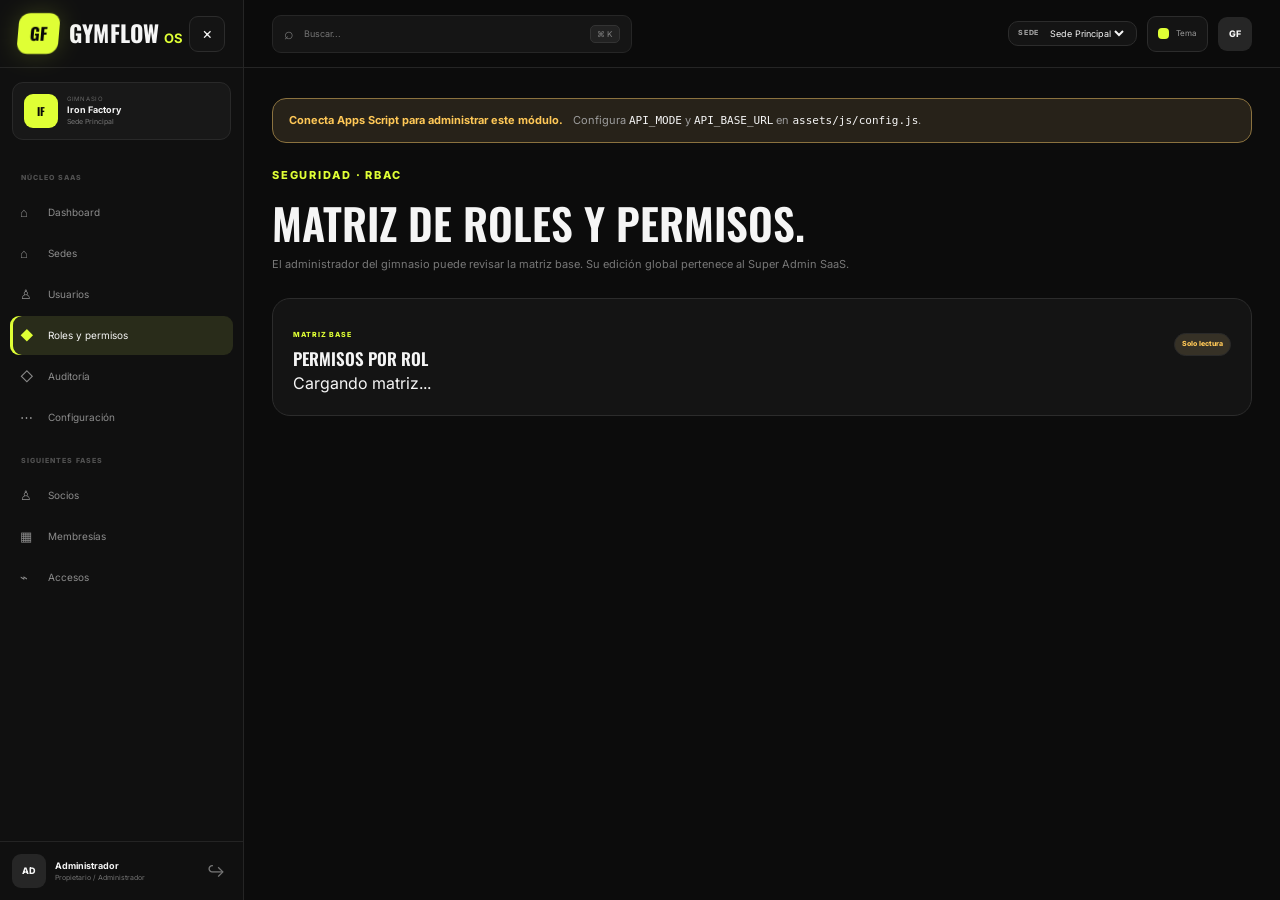
<file: admin/permisos.html>
<!doctype html><html lang="es"><head><meta charset="utf-8"><meta name="viewport" content="width=device-width, initial-scale=1"><meta name="theme-color" content="#080808"><title>Roles y permisos — GymFlow OS</title><link rel="preconnect" href="https://fonts.googleapis.com"><link rel="preconnect" href="https://fonts.gstatic.com" crossorigin><link href="https://fonts.googleapis.com/css2?family=Inter:wght@400;500;600;700;800&family=Oswald:wght@500;600;700&display=swap" rel="stylesheet"><link rel="stylesheet" href="../assets/css/styles.css"></head><body class="app-page" data-page="admin-permissions"><div class="app-shell"><aside class="sidebar" data-sidebar>
      <div class="sidebar-head"><a class="brand" href="../index.html"><span class="brand-mark">GF</span><span class="brand-copy"><strong>GymFlow</strong><small>OS</small></span></a><button class="icon-btn sidebar-close" type="button" data-sidebar-close aria-label="Cerrar menú">×</button></div>
      <div class="tenant-card"><span class="tenant-logo">IF</span><div><small>GIMNASIO</small><strong data-tenant-name>Iron Factory</strong><span data-branch-name>Sede Principal</span></div></div>
      <nav class="side-nav" aria-label="Administración Fase 1"><span class="nav-label">NÚCLEO SAAS</span><a class="" href="dashboard.html"><i>⌂</i><span>Dashboard</span></a><a class="" href="sedes.html"><i>⌂</i><span>Sedes</span></a><a class="" href="usuarios.html"><i>♙</i><span>Usuarios</span></a><a class="active" href="permisos.html"><i>◆</i><span>Roles y permisos</span></a><a class="" href="auditoria.html"><i>◇</i><span>Auditoría</span></a><a class="" href="configuracion.html"><i>⋯</i><span>Configuración</span></a><span class="nav-label">SIGUIENTES FASES</span><a href="#" data-demo-only><i>♙</i><span>Socios</span></a><a href="#" data-demo-only><i>▦</i><span>Membresías</span></a><a href="#" data-demo-only><i>⌁</i><span>Accesos</span></a></nav>
      <div class="sidebar-footer"><div class="sidebar-user"><span data-user-initials>AD</span><div><strong data-user-name>Administrador</strong><small data-user-role>Propietario / Administrador</small></div><button type="button" data-logout title="Cerrar sesión" aria-label="Cerrar sesión">↪</button></div></div>
    </aside><div class="app-main"><header class="app-header"><div class="app-header-left"><button class="icon-btn mobile-sidebar-button" type="button" data-sidebar-open aria-label="Abrir menú">☰</button><div class="global-search"><span>⌕</span><input type="search" placeholder="Buscar..." aria-label="Búsqueda global"><kbd>⌘ K</kbd></div></div><div class="app-header-actions"><label class="branch-select-wrap"><span>Sede</span><select data-branch-selector aria-label="Sede activa"><option>Sede Principal</option></select></label><button class="theme-mini-button" type="button" data-theme-cycle><i></i><span>Tema</span></button><div class="header-avatar" data-user-initials>GF</div></div></header><main class="dashboard-content"><div class="api-required hidden" data-api-required><strong>Conecta Apps Script para administrar este módulo.</strong><span>Configura <code>API_MODE</code> y <code>API_BASE_URL</code> en <code>assets/js/config.js</code>.</span></div><div class="dashboard-heading"><div><span class="kicker">SEGURIDAD · RBAC</span><h1>Matriz de roles y permisos.</h1><p>El administrador del gimnasio puede revisar la matriz base. Su edición global pertenece al Super Admin SaaS.</p></div></div><section class="panel"><div class="panel-head"><div><span class="panel-kicker">MATRIZ BASE</span><h2>Permisos por rol</h2></div><span class="status-chip status-warning" data-matrix-mode>Solo lectura</span></div><div class="table-scroll" data-permission-matrix>Cargando matriz...</div></section></main></div></div><div class="sidebar-overlay" data-sidebar-overlay></div><div class="toast-container" aria-live="polite" data-toast-container></div><script src="../assets/js/config.js"></script><script src="../assets/js/api-client.js"></script><script src="../assets/js/firebase-auth.js"></script><script src="../assets/js/demo-data.js"></script><script src="../assets/js/app.js"></script><script src="../assets/js/phase1-admin.js"></script></body></html>
</file>
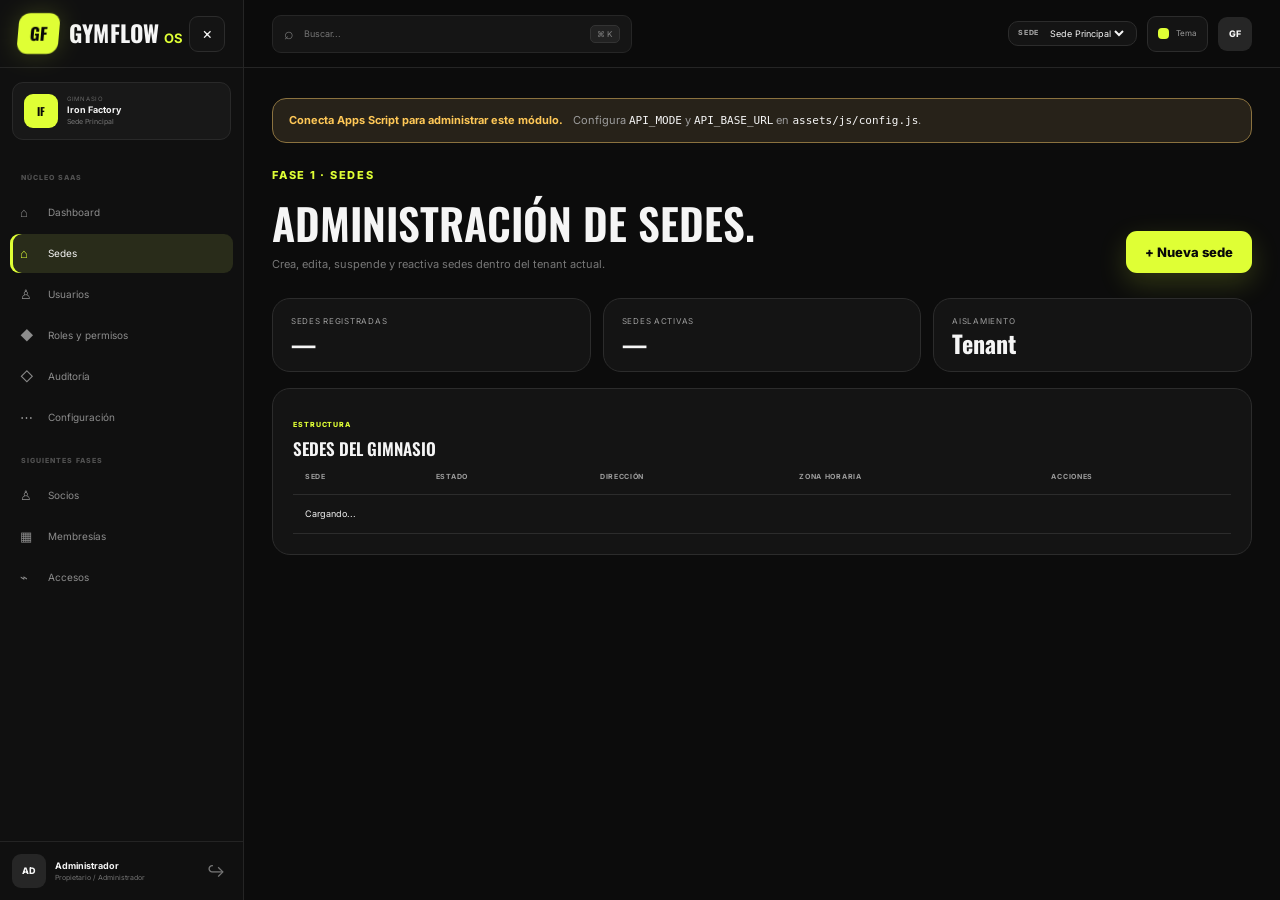
<file: admin/sedes.html>
<!doctype html><html lang="es"><head><meta charset="utf-8"><meta name="viewport" content="width=device-width, initial-scale=1"><meta name="theme-color" content="#080808"><title>Sedes — GymFlow OS</title><link rel="preconnect" href="https://fonts.googleapis.com"><link rel="preconnect" href="https://fonts.gstatic.com" crossorigin><link href="https://fonts.googleapis.com/css2?family=Inter:wght@400;500;600;700;800&family=Oswald:wght@500;600;700&display=swap" rel="stylesheet"><link rel="stylesheet" href="../assets/css/styles.css"></head><body class="app-page" data-page="admin-branches"><div class="app-shell"><aside class="sidebar" data-sidebar>
      <div class="sidebar-head"><a class="brand" href="../index.html"><span class="brand-mark">GF</span><span class="brand-copy"><strong>GymFlow</strong><small>OS</small></span></a><button class="icon-btn sidebar-close" type="button" data-sidebar-close aria-label="Cerrar menú">×</button></div>
      <div class="tenant-card"><span class="tenant-logo">IF</span><div><small>GIMNASIO</small><strong data-tenant-name>Iron Factory</strong><span data-branch-name>Sede Principal</span></div></div>
      <nav class="side-nav" aria-label="Administración Fase 1"><span class="nav-label">NÚCLEO SAAS</span><a class="" href="dashboard.html"><i>⌂</i><span>Dashboard</span></a><a class="active" href="sedes.html"><i>⌂</i><span>Sedes</span></a><a class="" href="usuarios.html"><i>♙</i><span>Usuarios</span></a><a class="" href="permisos.html"><i>◆</i><span>Roles y permisos</span></a><a class="" href="auditoria.html"><i>◇</i><span>Auditoría</span></a><a class="" href="configuracion.html"><i>⋯</i><span>Configuración</span></a><span class="nav-label">SIGUIENTES FASES</span><a href="#" data-demo-only><i>♙</i><span>Socios</span></a><a href="#" data-demo-only><i>▦</i><span>Membresías</span></a><a href="#" data-demo-only><i>⌁</i><span>Accesos</span></a></nav>
      <div class="sidebar-footer"><div class="sidebar-user"><span data-user-initials>AD</span><div><strong data-user-name>Administrador</strong><small data-user-role>Propietario / Administrador</small></div><button type="button" data-logout title="Cerrar sesión" aria-label="Cerrar sesión">↪</button></div></div>
    </aside><div class="app-main"><header class="app-header"><div class="app-header-left"><button class="icon-btn mobile-sidebar-button" type="button" data-sidebar-open aria-label="Abrir menú">☰</button><div class="global-search"><span>⌕</span><input type="search" placeholder="Buscar..." aria-label="Búsqueda global"><kbd>⌘ K</kbd></div></div><div class="app-header-actions"><label class="branch-select-wrap"><span>Sede</span><select data-branch-selector aria-label="Sede activa"><option>Sede Principal</option></select></label><button class="theme-mini-button" type="button" data-theme-cycle><i></i><span>Tema</span></button><div class="header-avatar" data-user-initials>GF</div></div></header><main class="dashboard-content"><div class="api-required hidden" data-api-required><strong>Conecta Apps Script para administrar este módulo.</strong><span>Configura <code>API_MODE</code> y <code>API_BASE_URL</code> en <code>assets/js/config.js</code>.</span></div><div class="dashboard-heading"><div><span class="kicker">FASE 1 · SEDES</span><h1>Administración de sedes.</h1><p>Crea, edita, suspende y reactiva sedes dentro del tenant actual.</p></div><div class="heading-actions"><button class="btn btn-primary" data-new-branch data-requires-api>+ Nueva sede</button></div></div><section class="mini-kpi-row"><article><small>Sedes registradas</small><strong data-total-branches>—</strong></article><article><small>Sedes activas</small><strong data-active-branches>—</strong></article><article><small>Aislamiento</small><strong>Tenant</strong></article></section><section class="panel admin-table-panel"><div class="panel-head"><div><span class="panel-kicker">ESTRUCTURA</span><h2>Sedes del gimnasio</h2></div></div><div class="table-scroll"><table class="data-table"><thead><tr><th>Sede</th><th>Estado</th><th>Dirección</th><th>Zona horaria</th><th>Acciones</th></tr></thead><tbody data-branch-table><tr><td colspan="5">Cargando...</td></tr></tbody></table></div></section></main>
<dialog class="app-dialog" id="branch-dialog"><form method="dialog" class="dialog-card" data-branch-form><div class="dialog-head"><div><span class="panel-kicker">SEDE</span><h2 id="branch-dialog-title">Nueva sede</h2></div><button type="button" class="icon-btn" data-dialog-close>×</button></div><div class="form-grid"><label>Nombre<input name="name" required></label><label>Código<input name="code" placeholder="MIRAFLORES" required></label><label class="span-2">Dirección<input name="addressText"></label><label>Zona horaria<input name="timezone" value="America/Lima" required></label><label>Teléfono<input name="phone"></label><label>Email<input name="email" type="email"></label></div><div class="dialog-actions"><button type="button" class="btn btn-secondary" data-dialog-close>Cancelar</button><button type="submit" class="btn btn-primary">Guardar sede</button></div></form></dialog></div></div><div class="sidebar-overlay" data-sidebar-overlay></div><div class="toast-container" aria-live="polite" data-toast-container></div><script src="../assets/js/config.js"></script><script src="../assets/js/api-client.js"></script><script src="../assets/js/firebase-auth.js"></script><script src="../assets/js/demo-data.js"></script><script src="../assets/js/app.js"></script><script src="../assets/js/phase1-admin.js"></script></body></html>
</file>
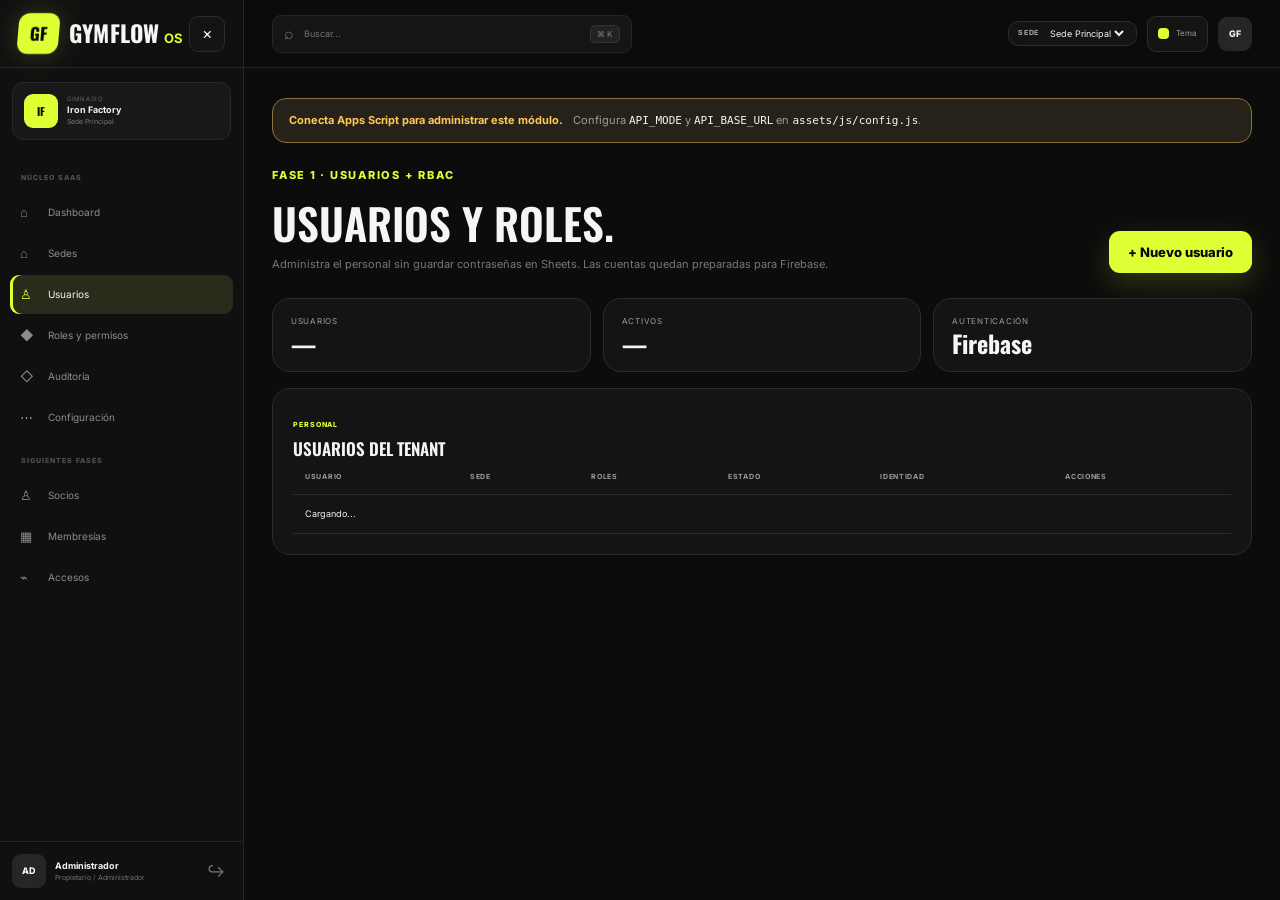
<file: admin/usuarios.html>
<!doctype html><html lang="es"><head><meta charset="utf-8"><meta name="viewport" content="width=device-width, initial-scale=1"><meta name="theme-color" content="#080808"><title>Usuarios — GymFlow OS</title><link rel="preconnect" href="https://fonts.googleapis.com"><link rel="preconnect" href="https://fonts.gstatic.com" crossorigin><link href="https://fonts.googleapis.com/css2?family=Inter:wght@400;500;600;700;800&family=Oswald:wght@500;600;700&display=swap" rel="stylesheet"><link rel="stylesheet" href="../assets/css/styles.css"></head><body class="app-page" data-page="admin-users"><div class="app-shell"><aside class="sidebar" data-sidebar>
      <div class="sidebar-head"><a class="brand" href="../index.html"><span class="brand-mark">GF</span><span class="brand-copy"><strong>GymFlow</strong><small>OS</small></span></a><button class="icon-btn sidebar-close" type="button" data-sidebar-close aria-label="Cerrar menú">×</button></div>
      <div class="tenant-card"><span class="tenant-logo">IF</span><div><small>GIMNASIO</small><strong data-tenant-name>Iron Factory</strong><span data-branch-name>Sede Principal</span></div></div>
      <nav class="side-nav" aria-label="Administración Fase 1"><span class="nav-label">NÚCLEO SAAS</span><a class="" href="dashboard.html"><i>⌂</i><span>Dashboard</span></a><a class="" href="sedes.html"><i>⌂</i><span>Sedes</span></a><a class="active" href="usuarios.html"><i>♙</i><span>Usuarios</span></a><a class="" href="permisos.html"><i>◆</i><span>Roles y permisos</span></a><a class="" href="auditoria.html"><i>◇</i><span>Auditoría</span></a><a class="" href="configuracion.html"><i>⋯</i><span>Configuración</span></a><span class="nav-label">SIGUIENTES FASES</span><a href="#" data-demo-only><i>♙</i><span>Socios</span></a><a href="#" data-demo-only><i>▦</i><span>Membresías</span></a><a href="#" data-demo-only><i>⌁</i><span>Accesos</span></a></nav>
      <div class="sidebar-footer"><div class="sidebar-user"><span data-user-initials>AD</span><div><strong data-user-name>Administrador</strong><small data-user-role>Propietario / Administrador</small></div><button type="button" data-logout title="Cerrar sesión" aria-label="Cerrar sesión">↪</button></div></div>
    </aside><div class="app-main"><header class="app-header"><div class="app-header-left"><button class="icon-btn mobile-sidebar-button" type="button" data-sidebar-open aria-label="Abrir menú">☰</button><div class="global-search"><span>⌕</span><input type="search" placeholder="Buscar..." aria-label="Búsqueda global"><kbd>⌘ K</kbd></div></div><div class="app-header-actions"><label class="branch-select-wrap"><span>Sede</span><select data-branch-selector aria-label="Sede activa"><option>Sede Principal</option></select></label><button class="theme-mini-button" type="button" data-theme-cycle><i></i><span>Tema</span></button><div class="header-avatar" data-user-initials>GF</div></div></header><main class="dashboard-content"><div class="api-required hidden" data-api-required><strong>Conecta Apps Script para administrar este módulo.</strong><span>Configura <code>API_MODE</code> y <code>API_BASE_URL</code> en <code>assets/js/config.js</code>.</span></div><div class="dashboard-heading"><div><span class="kicker">FASE 1 · USUARIOS + RBAC</span><h1>Usuarios y roles.</h1><p>Administra el personal sin guardar contraseñas en Sheets. Las cuentas quedan preparadas para Firebase.</p></div><div class="heading-actions"><button class="btn btn-primary" data-new-user data-requires-api>+ Nuevo usuario</button></div></div><section class="mini-kpi-row"><article><small>Usuarios</small><strong data-total-users>—</strong></article><article><small>Activos</small><strong data-active-users>—</strong></article><article><small>Autenticación</small><strong>Firebase</strong></article></section><section class="panel admin-table-panel"><div class="panel-head"><div><span class="panel-kicker">PERSONAL</span><h2>Usuarios del tenant</h2></div></div><div class="table-scroll"><table class="data-table"><thead><tr><th>Usuario</th><th>Sede</th><th>Roles</th><th>Estado</th><th>Identidad</th><th>Acciones</th></tr></thead><tbody data-user-table><tr><td colspan="6">Cargando...</td></tr></tbody></table></div></section></main>
<dialog class="app-dialog wide" id="user-dialog"><form method="dialog" class="dialog-card" data-user-form><div class="dialog-head"><div><span class="panel-kicker">USUARIO</span><h2 id="user-dialog-title">Nuevo usuario</h2></div><button type="button" class="icon-btn" data-dialog-close>×</button></div><div class="form-grid"><label>Nombre completo<input name="displayName" required></label><label>Nombre público<input name="publicName"></label><label>Email<input name="email" type="email" required></label><label>Sede<select name="branchId" required></select></label><label class="span-2">Avatar URL<input name="avatarUrl" type="url"></label></div><div class="role-picker-wrap"><span class="form-section-title">Roles asignados</span><div class="role-picker" data-role-picker></div></div><div class="dialog-note">Al guardar cambios de roles o datos críticos, las sesiones activas de ese usuario se revocan para aplicar permisos inmediatamente.</div><div class="dialog-actions"><button type="button" class="btn btn-secondary" data-dialog-close>Cancelar</button><button type="submit" class="btn btn-primary">Guardar usuario</button></div></form></dialog></div></div><div class="sidebar-overlay" data-sidebar-overlay></div><div class="toast-container" aria-live="polite" data-toast-container></div><script src="../assets/js/config.js"></script><script src="../assets/js/api-client.js"></script><script src="../assets/js/firebase-auth.js"></script><script src="../assets/js/demo-data.js"></script><script src="../assets/js/app.js"></script><script src="../assets/js/phase1-admin.js"></script></body></html>
</file>
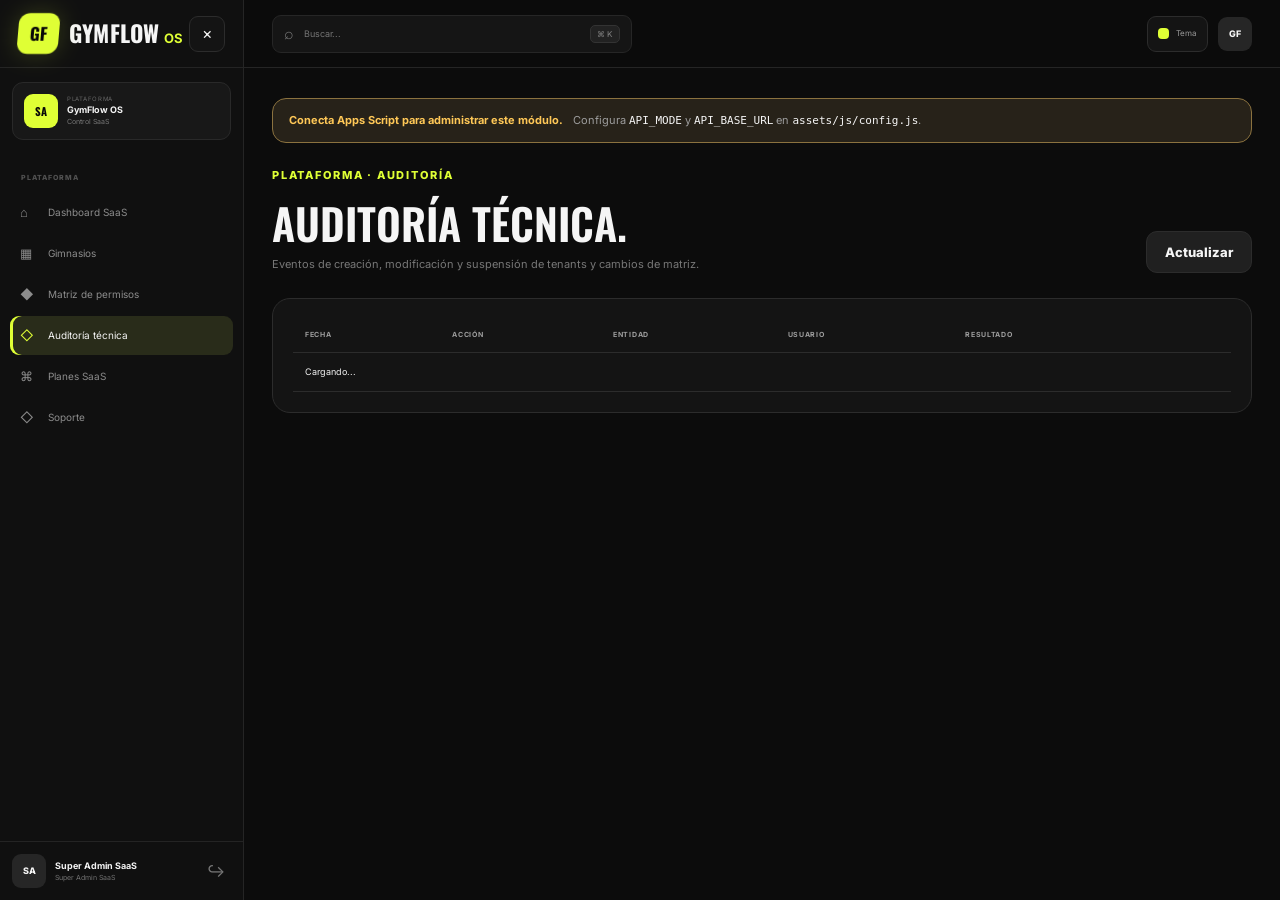
<file: super-admin/auditoria.html>
<!doctype html><html lang="es"><head><meta charset="utf-8"><meta name="viewport" content="width=device-width, initial-scale=1"><meta name="theme-color" content="#080808"><title>Auditoría técnica — GymFlow OS</title><link rel="preconnect" href="https://fonts.googleapis.com"><link rel="preconnect" href="https://fonts.gstatic.com" crossorigin><link href="https://fonts.googleapis.com/css2?family=Inter:wght@400;500;600;700;800&family=Oswald:wght@500;600;700&display=swap" rel="stylesheet"><link rel="stylesheet" href="../assets/css/styles.css"></head><body class="app-page" data-page="super-admin-audit"><div class="app-shell"><aside class="sidebar" data-sidebar><div class="sidebar-head"><a class="brand" href="../index.html"><span class="brand-mark">GF</span><span class="brand-copy"><strong>GymFlow</strong><small>OS</small></span></a><button class="icon-btn sidebar-close" type="button" data-sidebar-close aria-label="Cerrar menú">×</button></div><div class="tenant-card"><span class="tenant-logo">SA</span><div><small>PLATAFORMA</small><strong>GymFlow OS</strong><span>Control SaaS</span></div></div><nav class="side-nav"><span class="nav-label">PLATAFORMA</span><a class="" href="dashboard.html"><i>⌂</i><span>Dashboard SaaS</span></a><a class="" href="gimnasios.html"><i>▦</i><span>Gimnasios</span></a><a class="" href="permisos.html"><i>◆</i><span>Matriz de permisos</span></a><a class="active" href="auditoria.html"><i>◇</i><span>Auditoría técnica</span></a><a href="#" data-demo-only><i>⌘</i><span>Planes SaaS</span></a><a href="#" data-demo-only><i>◇</i><span>Soporte</span></a></nav><div class="sidebar-footer"><div class="sidebar-user"><span data-user-initials>SA</span><div><strong data-user-name>Super Admin SaaS</strong><small data-user-role>Super Admin SaaS</small></div><button type="button" data-logout>↪</button></div></div></aside><div class="app-main"><header class="app-header"><div class="app-header-left"><button class="icon-btn mobile-sidebar-button" type="button" data-sidebar-open aria-label="Abrir menú">☰</button><div class="global-search"><span>⌕</span><input type="search" placeholder="Buscar..." aria-label="Búsqueda global"><kbd>⌘ K</kbd></div></div><div class="app-header-actions"><button class="theme-mini-button" type="button" data-theme-cycle><i></i><span>Tema</span></button><div class="header-avatar" data-user-initials>GF</div></div></header><main class="dashboard-content"><div class="api-required hidden" data-api-required><strong>Conecta Apps Script para administrar este módulo.</strong><span>Configura <code>API_MODE</code> y <code>API_BASE_URL</code> en <code>assets/js/config.js</code>.</span></div><div class="dashboard-heading"><div><span class="kicker">PLATAFORMA · AUDITORÍA</span><h1>Auditoría técnica.</h1><p>Eventos de creación, modificación y suspensión de tenants y cambios de matriz.</p></div><div class="heading-actions"><button class="btn btn-secondary" data-refresh-audit>Actualizar</button></div></div><section class="panel admin-table-panel"><div class="table-scroll"><table class="data-table"><thead><tr><th>Fecha</th><th>Acción</th><th>Entidad</th><th>Usuario</th><th>Resultado</th><th></th></tr></thead><tbody data-audit-table><tr><td colspan="6">Cargando...</td></tr></tbody></table></div></section></main><dialog class="app-dialog wide" id="audit-dialog"><div class="dialog-card"><div class="dialog-head"><div><span class="panel-kicker">EVENTO</span><h2>Detalle</h2></div><button class="icon-btn" data-dialog-close>×</button></div><pre class="audit-json" id="audit-detail-json"></pre><div class="dialog-actions"><button class="btn btn-secondary" data-dialog-close>Cerrar</button></div></div></dialog></div></div><div class="sidebar-overlay" data-sidebar-overlay></div><div class="toast-container" aria-live="polite" data-toast-container></div><script src="../assets/js/config.js"></script><script src="../assets/js/api-client.js"></script><script src="../assets/js/firebase-auth.js"></script><script src="../assets/js/demo-data.js"></script><script src="../assets/js/app.js"></script><script src="../assets/js/phase1-admin.js"></script></body></html>
</file>
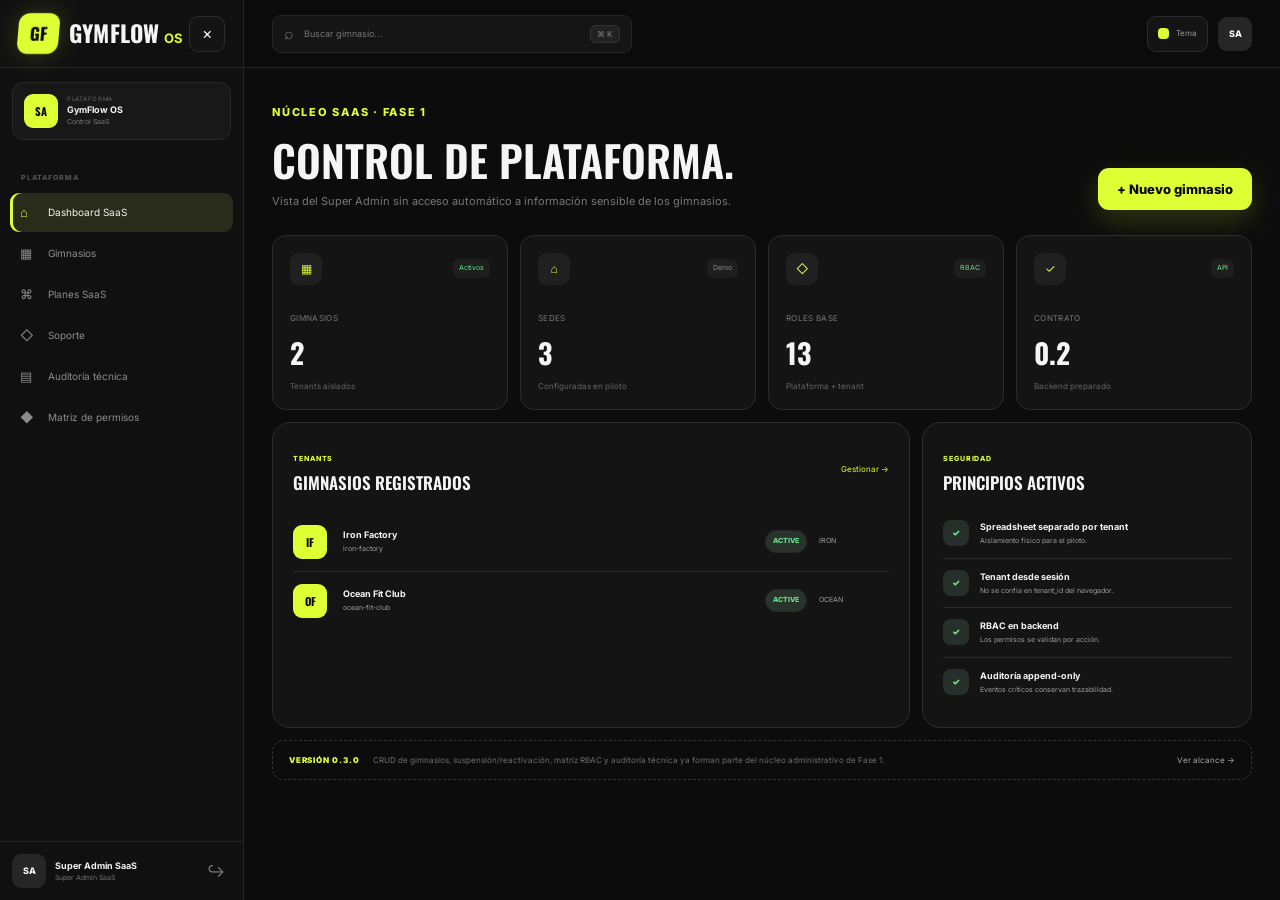
<file: super-admin/dashboard.html>
<!doctype html>
<html lang="es">
<head>
  <meta charset="utf-8">
  <meta name="viewport" content="width=device-width, initial-scale=1">
  <meta name="theme-color" content="#080808">
  <title>Super Admin SaaS — GymFlow OS</title>
  <link rel="preconnect" href="https://fonts.googleapis.com">
  <link rel="preconnect" href="https://fonts.gstatic.com" crossorigin>
  <link href="https://fonts.googleapis.com/css2?family=Inter:wght@400;500;600;700;800&family=Oswald:wght@500;600;700&display=swap" rel="stylesheet">
  <link rel="stylesheet" href="../assets/css/styles.css">
</head>
<body class="app-page" data-page="super-admin-dashboard">
  <div class="app-shell">
    <aside class="sidebar" data-sidebar>
      <div class="sidebar-head"><a class="brand" href="../index.html"><span class="brand-mark">GF</span><span class="brand-copy"><strong>GymFlow</strong><small>OS</small></span></a><button class="icon-btn sidebar-close" type="button" data-sidebar-close aria-label="Cerrar menú">×</button></div>
      <div class="tenant-card"><span class="tenant-logo">SA</span><div><small>PLATAFORMA</small><strong>GymFlow OS</strong><span>Control SaaS</span></div></div>
      <nav class="side-nav" aria-label="Menú Super Admin">
        <span class="nav-label">PLATAFORMA</span>
        <a class="active" href="dashboard.html"><i>⌂</i><span>Dashboard SaaS</span></a>
        <a href="gimnasios.html"><i>▦</i><span>Gimnasios</span></a>
        <a href="#" data-demo-only><i>⌘</i><span>Planes SaaS</span></a>
        <a href="#" data-demo-only><i>◇</i><span>Soporte</span></a>
        <a href="auditoria.html"><i>▤</i><span>Auditoría técnica</span></a>
        <a href="permisos.html"><i>◆</i><span>Matriz de permisos</span></a>
      </nav>
      <div class="sidebar-footer"><div class="sidebar-user"><span data-user-initials>SA</span><div><strong data-user-name>Super Admin SaaS</strong><small data-user-role>Super Admin SaaS</small></div><button type="button" data-logout title="Cerrar sesión" aria-label="Cerrar sesión">↪</button></div></div>
    </aside>

    <div class="app-main">
      <header class="app-header">
        <div class="app-header-left"><button class="icon-btn mobile-sidebar-button" type="button" data-sidebar-open aria-label="Abrir menú">☰</button><div class="global-search"><span>⌕</span><input type="search" placeholder="Buscar gimnasio..." aria-label="Búsqueda global"><kbd>⌘ K</kbd></div></div>
        <div class="app-header-actions"><button class="theme-mini-button" type="button" data-theme-cycle><i></i><span>Tema</span></button><div class="header-avatar">SA</div></div>
      </header>

      <main class="dashboard-content">
        <div class="dashboard-heading"><div><span class="kicker">NÚCLEO SAAS · FASE 1</span><h1>Control de plataforma.</h1><p>Vista del Super Admin sin acceso automático a información sensible de los gimnasios.</p></div><div class="heading-actions"><a class="btn btn-primary" href="gimnasios.html">+ Nuevo gimnasio</a></div></div>

        <section class="kpi-grid">
          <article class="kpi-card"><div class="kpi-top"><span class="kpi-icon">▦</span><em class="trend positive">Activos</em></div><small>Gimnasios</small><strong data-tenant-count>2</strong><p>Tenants aislados</p></article>
          <article class="kpi-card"><div class="kpi-top"><span class="kpi-icon">⌂</span><em class="trend neutral">Demo</em></div><small>Sedes</small><strong>3</strong><p>Configuradas en piloto</p></article>
          <article class="kpi-card"><div class="kpi-top"><span class="kpi-icon">◇</span><em class="trend positive">RBAC</em></div><small>Roles base</small><strong>13</strong><p>Plataforma + tenant</p></article>
          <article class="kpi-card"><div class="kpi-top"><span class="kpi-icon">✓</span><em class="trend positive">API</em></div><small>Contrato</small><strong>0.2</strong><p>Backend preparado</p></article>
        </section>

        <section class="dashboard-grid primary-dashboard-grid super-grid">
          <article class="panel">
            <div class="panel-head"><div><span class="panel-kicker">TENANTS</span><h2>Gimnasios registrados</h2></div><a class="text-button" href="gimnasios.html">Gestionar →</a></div>
            <div class="platform-table" data-platform-tenants>
              <div class="platform-row"><span class="tenant-logo">IF</span><div><strong>Iron Factory</strong><small>iron-factory</small></div><span class="status-chip status-active">ACTIVE</span><span>iron</span></div>
              <div class="platform-row"><span class="tenant-logo">OF</span><div><strong>Ocean Fit Club</strong><small>ocean-fit-club</small></div><span class="status-chip status-active">ACTIVE</span><span>ocean</span></div>
            </div>
          </article>
          <article class="panel">
            <div class="panel-head"><div><span class="panel-kicker">SEGURIDAD</span><h2>Principios activos</h2></div></div>
            <div class="security-check-list">
              <p><span>✓</span><strong>Spreadsheet separado por tenant</strong><small>Aislamiento físico para el piloto.</small></p>
              <p><span>✓</span><strong>Tenant desde sesión</strong><small>No se confía en tenant_id del navegador.</small></p>
              <p><span>✓</span><strong>RBAC en backend</strong><small>Los permisos se validan por acción.</small></p>
              <p><span>✓</span><strong>Auditoría append-only</strong><small>Eventos críticos conservan trazabilidad.</small></p>
            </div>
          </article>
        </section>

        <section class="demo-phase-note"><span>VERSIÓN 0.3.0</span><p>CRUD de gimnasios, suspensión/reactivación, matriz RBAC y auditoría técnica ya forman parte del núcleo administrativo de Fase 1.</p><a href="../docs/fase-1.md">Ver alcance →</a></section>
      </main>
    </div>
  </div>
  <div class="sidebar-overlay" data-sidebar-overlay></div>
  <div class="toast-container" aria-live="polite" data-toast-container></div>
  <script src="../assets/js/config.js"></script>
  <script src="../assets/js/api-client.js"></script>
  <script src="../assets/js/firebase-auth.js"></script>
  <script src="../assets/js/demo-data.js"></script>
  <script src="../assets/js/app.js"></script>
</body>
</html>
</file>
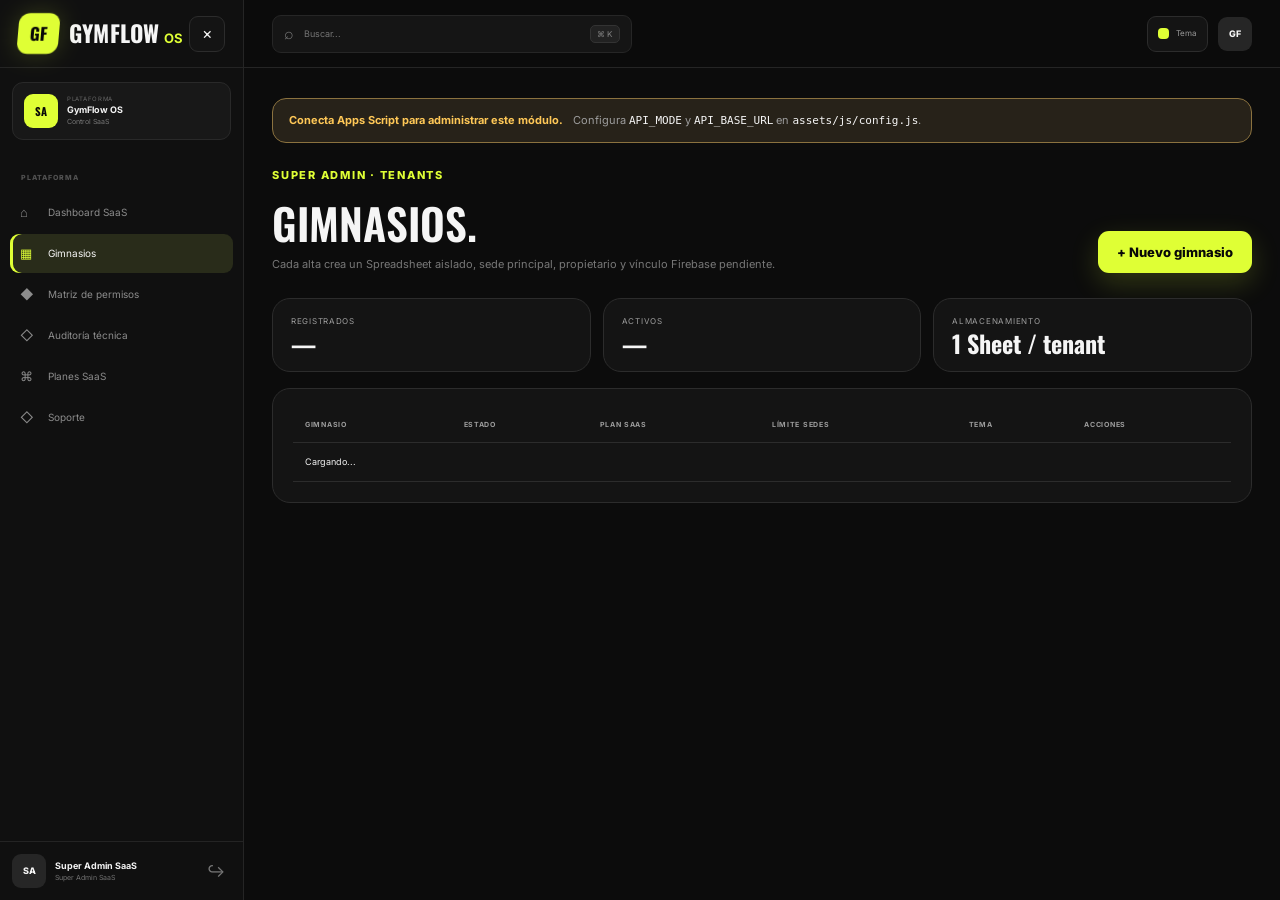
<file: super-admin/gimnasios.html>
<!doctype html><html lang="es"><head><meta charset="utf-8"><meta name="viewport" content="width=device-width, initial-scale=1"><meta name="theme-color" content="#080808"><title>Gimnasios — GymFlow OS</title><link rel="preconnect" href="https://fonts.googleapis.com"><link rel="preconnect" href="https://fonts.gstatic.com" crossorigin><link href="https://fonts.googleapis.com/css2?family=Inter:wght@400;500;600;700;800&family=Oswald:wght@500;600;700&display=swap" rel="stylesheet"><link rel="stylesheet" href="../assets/css/styles.css"></head><body class="app-page" data-page="super-admin-tenants"><div class="app-shell"><aside class="sidebar" data-sidebar><div class="sidebar-head"><a class="brand" href="../index.html"><span class="brand-mark">GF</span><span class="brand-copy"><strong>GymFlow</strong><small>OS</small></span></a><button class="icon-btn sidebar-close" type="button" data-sidebar-close aria-label="Cerrar menú">×</button></div><div class="tenant-card"><span class="tenant-logo">SA</span><div><small>PLATAFORMA</small><strong>GymFlow OS</strong><span>Control SaaS</span></div></div><nav class="side-nav"><span class="nav-label">PLATAFORMA</span><a class="" href="dashboard.html"><i>⌂</i><span>Dashboard SaaS</span></a><a class="active" href="gimnasios.html"><i>▦</i><span>Gimnasios</span></a><a class="" href="permisos.html"><i>◆</i><span>Matriz de permisos</span></a><a class="" href="auditoria.html"><i>◇</i><span>Auditoría técnica</span></a><a href="#" data-demo-only><i>⌘</i><span>Planes SaaS</span></a><a href="#" data-demo-only><i>◇</i><span>Soporte</span></a></nav><div class="sidebar-footer"><div class="sidebar-user"><span data-user-initials>SA</span><div><strong data-user-name>Super Admin SaaS</strong><small data-user-role>Super Admin SaaS</small></div><button type="button" data-logout>↪</button></div></div></aside><div class="app-main"><header class="app-header"><div class="app-header-left"><button class="icon-btn mobile-sidebar-button" type="button" data-sidebar-open aria-label="Abrir menú">☰</button><div class="global-search"><span>⌕</span><input type="search" placeholder="Buscar..." aria-label="Búsqueda global"><kbd>⌘ K</kbd></div></div><div class="app-header-actions"><button class="theme-mini-button" type="button" data-theme-cycle><i></i><span>Tema</span></button><div class="header-avatar" data-user-initials>GF</div></div></header><main class="dashboard-content"><div class="api-required hidden" data-api-required><strong>Conecta Apps Script para administrar este módulo.</strong><span>Configura <code>API_MODE</code> y <code>API_BASE_URL</code> en <code>assets/js/config.js</code>.</span></div><div class="dashboard-heading"><div><span class="kicker">SUPER ADMIN · TENANTS</span><h1>Gimnasios.</h1><p>Cada alta crea un Spreadsheet aislado, sede principal, propietario y vínculo Firebase pendiente.</p></div><div class="heading-actions"><button class="btn btn-primary" data-new-tenant data-requires-api>+ Nuevo gimnasio</button></div></div><section class="mini-kpi-row"><article><small>Registrados</small><strong data-total-tenants>—</strong></article><article><small>Activos</small><strong data-active-tenants>—</strong></article><article><small>Almacenamiento</small><strong>1 Sheet / tenant</strong></article></section><section class="panel admin-table-panel"><div class="table-scroll"><table class="data-table"><thead><tr><th>Gimnasio</th><th>Estado</th><th>Plan SaaS</th><th>Límite sedes</th><th>Tema</th><th>Acciones</th></tr></thead><tbody data-tenant-table><tr><td colspan="6">Cargando...</td></tr></tbody></table></div></section></main><dialog class="app-dialog wide" id="tenant-dialog"><form method="dialog" class="dialog-card" data-tenant-form><div class="dialog-head"><div><span class="panel-kicker">TENANT</span><h2 id="tenant-dialog-title">Nuevo gimnasio</h2></div><button class="icon-btn" type="button" data-dialog-close>×</button></div><div class="form-grid"><label>Nombre<input name="name" required></label><label>Slug<input name="slug" placeholder="mi-gimnasio"></label><label>Tema<select name="themeKey"><option value="iron">Iron Yellow</option><option value="cyber">Neon Cyber</option><option value="red">Red Power</option><option value="ocean">Ocean Pulse</option><option value="stone">Minimal Stone</option></select></label><label>Plan SaaS<select name="planKey"><option>INICIO</option><option>CRECIMIENTO</option><option>PRO</option><option>CADENA</option></select></label><label>Moneda<input name="currency" value="PEN"></label><label>Locale<input name="locale" value="es-PE"></label><label>Zona horaria<input name="timezone" value="America/Lima"></label><label>Máx. sedes<input name="maxBranches" type="number" min="1" value="1"></label><label>Máx. socios activos<input name="maxActiveMembers" type="number" min="1" value="150"></label><div class="span-2 owner-fieldset" data-tenant-owner-fields><span class="form-section-title">Propietario inicial</span><div class="form-grid"><label>Nombre del propietario<input name="ownerName"></label><label>Email del propietario<input name="ownerEmail" type="email"></label><label>Nombre sede principal<input name="branchName" value="Sede Principal"></label><label>Dirección inicial<input name="addressText"></label></div></div></div><div class="dialog-actions"><button type="button" class="btn btn-secondary" data-dialog-close>Cancelar</button><button type="submit" class="btn btn-primary">Guardar gimnasio</button></div></form></dialog></div></div><div class="sidebar-overlay" data-sidebar-overlay></div><div class="toast-container" aria-live="polite" data-toast-container></div><script src="../assets/js/config.js"></script><script src="../assets/js/api-client.js"></script><script src="../assets/js/firebase-auth.js"></script><script src="../assets/js/demo-data.js"></script><script src="../assets/js/app.js"></script><script src="../assets/js/phase1-admin.js"></script></body></html>
</file>
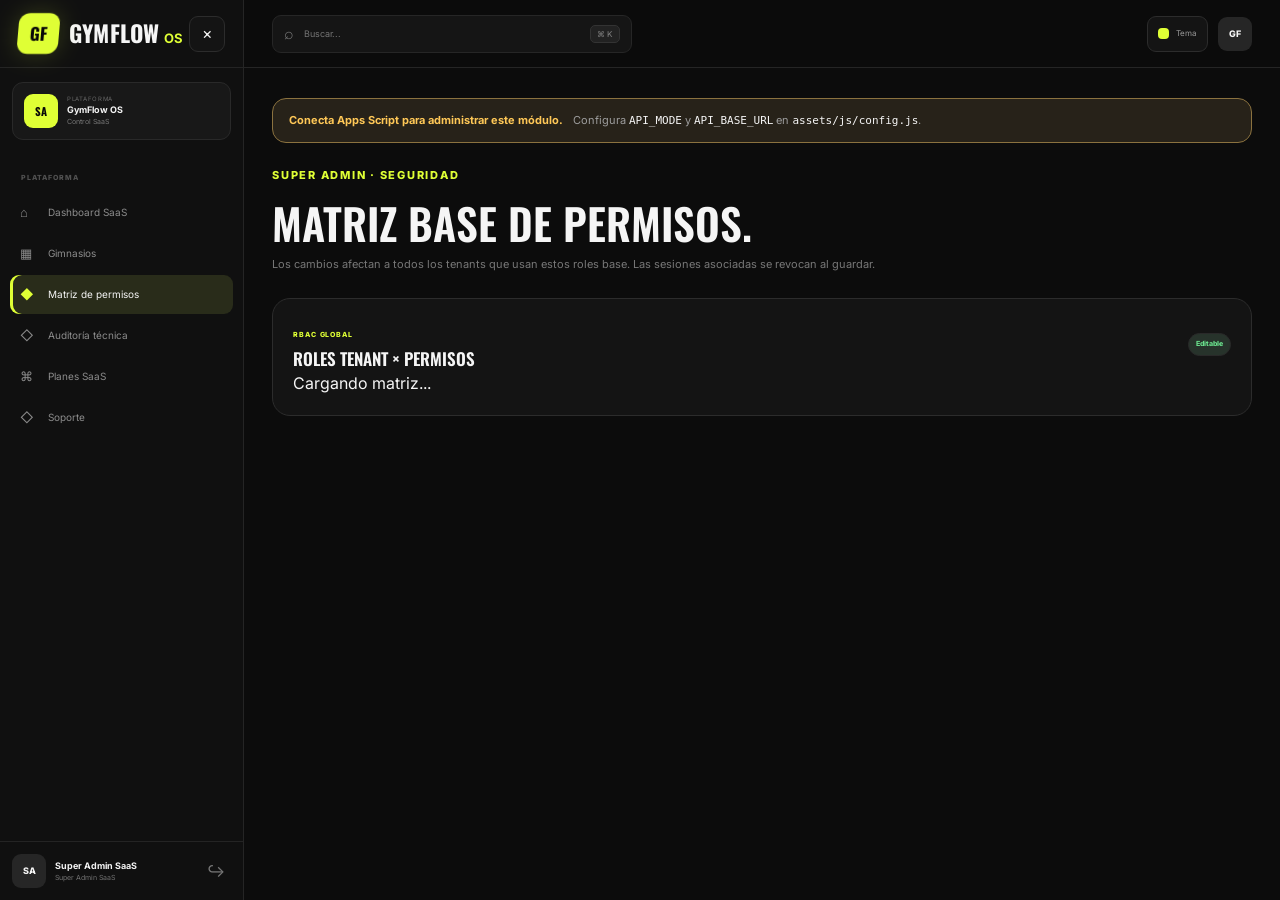
<file: super-admin/permisos.html>
<!doctype html><html lang="es"><head><meta charset="utf-8"><meta name="viewport" content="width=device-width, initial-scale=1"><meta name="theme-color" content="#080808"><title>Matriz de permisos — GymFlow OS</title><link rel="preconnect" href="https://fonts.googleapis.com"><link rel="preconnect" href="https://fonts.gstatic.com" crossorigin><link href="https://fonts.googleapis.com/css2?family=Inter:wght@400;500;600;700;800&family=Oswald:wght@500;600;700&display=swap" rel="stylesheet"><link rel="stylesheet" href="../assets/css/styles.css"></head><body class="app-page" data-page="super-admin-permissions"><div class="app-shell"><aside class="sidebar" data-sidebar><div class="sidebar-head"><a class="brand" href="../index.html"><span class="brand-mark">GF</span><span class="brand-copy"><strong>GymFlow</strong><small>OS</small></span></a><button class="icon-btn sidebar-close" type="button" data-sidebar-close aria-label="Cerrar menú">×</button></div><div class="tenant-card"><span class="tenant-logo">SA</span><div><small>PLATAFORMA</small><strong>GymFlow OS</strong><span>Control SaaS</span></div></div><nav class="side-nav"><span class="nav-label">PLATAFORMA</span><a class="" href="dashboard.html"><i>⌂</i><span>Dashboard SaaS</span></a><a class="" href="gimnasios.html"><i>▦</i><span>Gimnasios</span></a><a class="active" href="permisos.html"><i>◆</i><span>Matriz de permisos</span></a><a class="" href="auditoria.html"><i>◇</i><span>Auditoría técnica</span></a><a href="#" data-demo-only><i>⌘</i><span>Planes SaaS</span></a><a href="#" data-demo-only><i>◇</i><span>Soporte</span></a></nav><div class="sidebar-footer"><div class="sidebar-user"><span data-user-initials>SA</span><div><strong data-user-name>Super Admin SaaS</strong><small data-user-role>Super Admin SaaS</small></div><button type="button" data-logout>↪</button></div></div></aside><div class="app-main"><header class="app-header"><div class="app-header-left"><button class="icon-btn mobile-sidebar-button" type="button" data-sidebar-open aria-label="Abrir menú">☰</button><div class="global-search"><span>⌕</span><input type="search" placeholder="Buscar..." aria-label="Búsqueda global"><kbd>⌘ K</kbd></div></div><div class="app-header-actions"><button class="theme-mini-button" type="button" data-theme-cycle><i></i><span>Tema</span></button><div class="header-avatar" data-user-initials>GF</div></div></header><main class="dashboard-content"><div class="api-required hidden" data-api-required><strong>Conecta Apps Script para administrar este módulo.</strong><span>Configura <code>API_MODE</code> y <code>API_BASE_URL</code> en <code>assets/js/config.js</code>.</span></div><div class="dashboard-heading"><div><span class="kicker">SUPER ADMIN · SEGURIDAD</span><h1>Matriz base de permisos.</h1><p>Los cambios afectan a todos los tenants que usan estos roles base. Las sesiones asociadas se revocan al guardar.</p></div><div class="heading-actions"><button class="btn btn-primary hidden" data-save-matrix>Guardar matriz</button></div></div><section class="panel"><div class="panel-head"><div><span class="panel-kicker">RBAC GLOBAL</span><h2>Roles tenant × permisos</h2></div><span class="status-chip status-active" data-matrix-mode>Editable</span></div><div class="table-scroll" data-permission-matrix>Cargando matriz...</div></section></main></div></div><div class="sidebar-overlay" data-sidebar-overlay></div><div class="toast-container" aria-live="polite" data-toast-container></div><script src="../assets/js/config.js"></script><script src="../assets/js/api-client.js"></script><script src="../assets/js/firebase-auth.js"></script><script src="../assets/js/demo-data.js"></script><script src="../assets/js/app.js"></script><script src="../assets/js/phase1-admin.js"></script></body></html>
</file>
<file: assets/css/styles.css>
:root {
  --color-primary: #dfff35;
  --color-secondary: #171717;
  --color-accent: #dfff35;
  --color-background: #080808;
  --color-surface: #141414;
  --color-surface-2: #202020;
  --color-text: #f5f5f5;
  --color-muted: #9d9d9d;
  --color-border: #2c2c2c;
  --color-success: #69df8b;
  --color-warning: #ffc857;
  --color-danger: #ff5c64;
  --font-heading: 'Oswald', sans-serif;
  --font-body: 'Inter', sans-serif;
  --radius: 18px;
  --shadow: 0 24px 80px rgba(0,0,0,.34);
  --density: 1;
  --header-height: 76px;
}

:root[data-theme="cyber"] { --color-primary:#44f3b4; --color-accent:#44f3b4; --color-background:#050811; --color-surface:#0d1320; --color-surface-2:#141d2c; --color-border:#25324a; }
:root[data-theme="red"] { --color-primary:#ff3948; --color-accent:#ff3948; --color-background:#080808; --color-surface:#151111; --color-surface-2:#241719; --color-border:#3b2327; }
:root[data-theme="ocean"] { --color-primary:#26c8ff; --color-accent:#26c8ff; --color-background:#071018; --color-surface:#0d1823; --color-surface-2:#142536; --color-border:#263b4f; }
:root[data-theme="stone"] { --color-primary:#243449; --color-accent:#7990ac; --color-background:#e9e7e2; --color-surface:#f7f6f2; --color-surface-2:#dedbd4; --color-text:#18212d; --color-muted:#66707a; --color-border:#cbc7bf; }

* { box-sizing:border-box; }
html { scroll-behavior:smooth; }
body { margin:0; font-family:var(--font-body); background:var(--color-background); color:var(--color-text); line-height:1.55; -webkit-font-smoothing:antialiased; }
a { color:inherit; text-decoration:none; }
button,input,select { font:inherit; }
button { color:inherit; }
img,svg { display:block; max-width:100%; }
.container { width:min(1180px, calc(100% - 40px)); margin-inline:auto; }
.sr-only { position:absolute; width:1px; height:1px; padding:0; margin:-1px; overflow:hidden; clip:rect(0,0,0,0); white-space:nowrap; border:0; }
.skip-link { position:fixed; left:20px; top:-100px; z-index:999; background:var(--color-accent); color:#070707; padding:10px 14px; border-radius:10px; font-weight:800; }
.skip-link:focus { top:12px; }

.brand { display:inline-flex; align-items:center; gap:10px; }
.brand-mark { width:41px; height:41px; display:grid; place-items:center; background:var(--color-accent); color:#070707; border-radius:11px; font:700 17px/1 var(--font-heading); letter-spacing:-.02em; transform:skew(-5deg); box-shadow:0 0 24px color-mix(in srgb, var(--color-accent) 18%, transparent); }
.brand-copy { display:flex; align-items:baseline; gap:4px; }
.brand-copy strong { font:700 23px/1 var(--font-heading); text-transform:uppercase; letter-spacing:.01em; }
.brand-copy small { color:var(--color-accent); font:700 13px/1 var(--font-body); }

.site-header { position:fixed; inset:0 0 auto; z-index:100; height:var(--header-height); background:color-mix(in srgb, var(--color-background) 82%, transparent); border-bottom:1px solid color-mix(in srgb, var(--color-border) 70%, transparent); backdrop-filter:blur(18px); }
.header-inner { height:100%; display:flex; align-items:center; justify-content:space-between; }
.main-nav { display:flex; align-items:center; gap:28px; font-size:14px; font-weight:600; color:#d2d2d2; }
.main-nav > a:not(.btn):hover { color:var(--color-accent); }
.menu-toggle { display:none; width:42px; height:42px; border:1px solid var(--color-border); background:var(--color-surface); border-radius:11px; padding:9px; }
.menu-toggle span:not(.sr-only) { display:block; height:2px; margin:4px 0; background:currentColor; }

.btn { display:inline-flex; align-items:center; justify-content:center; gap:9px; min-height:42px; padding:0 18px; border-radius:11px; border:1px solid transparent; font-weight:800; font-size:13px; cursor:pointer; transition:.2s ease; }
.btn:hover { transform:translateY(-1px); }
.btn-primary { background:var(--color-accent); color:#080808; box-shadow:0 10px 28px color-mix(in srgb, var(--color-accent) 18%, transparent); }
.btn-primary:hover { box-shadow:0 14px 38px color-mix(in srgb, var(--color-accent) 28%, transparent); }
.btn-secondary { background:var(--color-surface-2); border-color:var(--color-border); color:var(--color-text); }
.btn-secondary:hover,.btn-ghost:hover { border-color:color-mix(in srgb, var(--color-accent) 48%, var(--color-border)); }
.btn-ghost { background:transparent; border-color:var(--color-border); }
.btn-sm { min-height:38px; padding-inline:15px; }
.btn-lg { min-height:52px; padding-inline:22px; font-size:14px; }
.btn.full { width:100%; }

.hero { min-height:780px; padding:150px 0 78px; position:relative; overflow:hidden; }
.hero::before { content:""; position:absolute; width:820px; height:820px; right:-280px; top:-280px; background:radial-gradient(circle, color-mix(in srgb, var(--color-accent) 11%, transparent), transparent 66%); pointer-events:none; }
.hero::after { content:""; position:absolute; inset:0; opacity:.18; pointer-events:none; background-image:linear-gradient(rgba(255,255,255,.035) 1px, transparent 1px),linear-gradient(90deg,rgba(255,255,255,.035) 1px,transparent 1px); background-size:48px 48px; mask-image:linear-gradient(to bottom, #000, transparent 86%); }
.hero-grid { display:grid; grid-template-columns:.9fr 1.1fr; gap:64px; align-items:center; position:relative; z-index:2; }
.eyebrow,.kicker { display:inline-flex; align-items:center; gap:8px; color:var(--color-accent); font-size:11px; letter-spacing:.16em; font-weight:800; text-transform:uppercase; }
.pulse-dot { width:7px; height:7px; background:var(--color-accent); border-radius:50%; box-shadow:0 0 0 5px color-mix(in srgb, var(--color-accent) 12%, transparent); }
.hero h1 { margin:20px 0 22px; font:700 clamp(55px,7vw,92px)/.91 var(--font-heading); text-transform:uppercase; letter-spacing:-.035em; }
.hero h1 span,.section-heading h2 span,.auth-message h1 span { color:var(--color-accent); }
.hero-lead { color:#b7b7b7; font-size:17px; max-width:590px; margin:0 0 32px; }
.hero-actions { display:flex; flex-wrap:wrap; gap:12px; }
.hero-proof { display:flex; gap:34px; margin-top:42px; padding-top:24px; border-top:1px solid var(--color-border); width:max-content; max-width:100%; }
.hero-proof div { display:flex; flex-direction:column; }
.hero-proof strong { font:700 22px/1 var(--font-heading); text-transform:uppercase; }
.hero-proof span { margin-top:6px; color:var(--color-muted); font-size:11px; text-transform:uppercase; letter-spacing:.08em; }

.hero-visual { min-height:530px; position:relative; display:grid; place-items:center; }
.hero-glow { position:absolute; width:520px; height:300px; background:var(--color-accent); filter:blur(140px); opacity:.10; }
.dashboard-mock { width:100%; max-width:680px; min-height:430px; background:#111; border:1px solid #313131; border-radius:22px; overflow:hidden; box-shadow:0 44px 120px rgba(0,0,0,.65); transform:perspective(1200px) rotateY(-5deg) rotateX(2deg); }
.mock-topbar { height:49px; background:#171717; border-bottom:1px solid #292929; display:flex; align-items:center; gap:14px; padding:0 14px; }
.mock-logo { width:26px;height:26px;display:grid;place-items:center;background:var(--color-accent);color:#080808;border-radius:7px;font:700 10px var(--font-heading); }
.mock-search { width:48%; margin:auto; background:#202020; border:1px solid #2b2b2b; border-radius:7px; padding:6px 10px; color:#707070; font-size:8px; }
.mock-avatar { width:25px;height:25px;border-radius:8px;background:#2c2c2c;display:grid;place-items:center;font-size:8px;font-weight:700; }
.mock-layout { display:grid; grid-template-columns:48px 1fr; min-height:381px; }
.mock-sidebar { background:#151515; border-right:1px solid #272727; padding:18px 9px; display:flex; flex-direction:column; gap:18px; align-items:center; color:#686868; }
.mock-sidebar span { width:28px;height:28px;display:grid;place-items:center;border-radius:8px;font-size:11px; }
.mock-sidebar .active { background:color-mix(in srgb, var(--color-accent) 12%, #1a1a1a); color:var(--color-accent); }
.mock-content { padding:25px; }
.mock-title-row { display:flex;align-items:center;justify-content:space-between; }
.mock-title-row div { display:flex;flex-direction:column;gap:2px; }
.mock-title-row small { color:#777;font-size:8px; }
.mock-title-row strong { font-size:14px; }
.status-chip { color:#aaa;background:#202020;border:1px solid #292929;padding:5px 8px;border-radius:7px;font-size:7px; }
.mock-kpis { display:grid;grid-template-columns:repeat(3,1fr);gap:10px;margin:20px 0; }
.mock-kpis article { background:#181818;border:1px solid #262626;border-radius:11px;padding:12px;display:flex;flex-direction:column; }
.mock-kpis small { color:#777;font-size:7px; }
.mock-kpis strong { margin:4px 0;font-size:16px; }
.mock-kpis em { color:var(--color-success);font-size:7px;font-style:normal; }
.mock-chart-card { height:135px;background:#181818;border:1px solid #262626;border-radius:11px;padding:13px; }
.mock-chart-head { display:flex;justify-content:space-between;font-size:8px; }.mock-chart-head small{color:#777;}
.bars { height:84px;display:flex;align-items:flex-end;gap:10px;padding-top:12px; }
.bars i { flex:1;height:var(--h);background:linear-gradient(to top,color-mix(in srgb,var(--color-accent) 55%,transparent),var(--color-accent));border-radius:3px 3px 1px 1px;opacity:.75; }
.mock-bottom-grid { display:grid;grid-template-columns:1fr 90px;gap:10px;margin-top:10px; }
.mock-activity,.mock-ring { background:#181818;border:1px solid #262626;border-radius:11px;padding:11px;font-size:7px; }
.mock-activity strong{display:block;margin-bottom:4px;font-size:8px}.mock-activity p{margin:4px 0;color:#858585}.mock-activity b{color:var(--color-success)}.mock-activity b.warn{color:var(--color-warning)}
.mock-ring{display:grid;place-items:center;text-align:center}.mock-ring span{width:43px;height:43px;border-radius:50%;display:grid;place-items:center;border:5px solid var(--color-accent);font-size:12px;font-weight:800}.mock-ring small{font-size:6px}.mock-ring p{margin:3px 0;color:#777}
.floating-card { position:absolute; z-index:4; display:flex; align-items:center; gap:10px; background:#171717; border:1px solid #333; border-radius:12px; padding:11px 13px; box-shadow:0 18px 40px rgba(0,0,0,.45); }
.floating-card > span { width:28px;height:28px;border-radius:8px;background:color-mix(in srgb,var(--color-accent) 16%,#181818);color:var(--color-accent);display:grid;place-items:center;font-weight:900; }
.floating-card div{display:flex;flex-direction:column}.floating-card strong{font-size:9px}.floating-card small{font-size:7px;color:#858585;margin-top:2px}.float-one{left:-18px;bottom:65px}.float-two{right:-8px;top:76px}
.hero-marquee { position:absolute;left:0;right:0;bottom:0;border-top:1px solid var(--color-border);border-bottom:1px solid var(--color-border);height:42px;display:flex;align-items:center;overflow:hidden;background:#0d0d0d;color:#4c4c4c;font:600 11px/1 var(--font-heading);letter-spacing:.13em;white-space:nowrap; }
.hero-marquee div{animation:marquee 22s linear infinite}.hero-marquee span{margin-left:24px}@keyframes marquee{to{transform:translateX(-50%)}}

.section { padding:104px 0; }
.section-muted { background:#0d0d0d; border-block:1px solid #1b1b1b; }
.section-heading { max-width:680px; margin-bottom:48px; }
.section-heading.center { text-align:center; margin-inline:auto; }
.section-heading h2 { margin:12px 0 14px; font:700 clamp(38px,5vw,62px)/1 var(--font-heading); text-transform:uppercase; letter-spacing:-.025em; }
.section-heading p { color:var(--color-muted); margin:0; max-width:650px; }
.section-heading.center p{margin-inline:auto}
.feature-grid { display:grid;grid-template-columns:1.3fr .85fr .85fr;gap:16px; }
.feature-card,.module-card,.price-card,.panel { background:var(--color-surface);border:1px solid var(--color-border);border-radius:var(--radius); }
.feature-card { min-height:380px;padding:28px;position:relative;overflow:hidden; }
.feature-large::after{content:"";position:absolute;width:230px;height:230px;border:1px solid color-mix(in srgb,var(--color-accent) 18%,transparent);border-radius:50%;right:-90px;top:-70px;box-shadow:0 0 0 45px color-mix(in srgb,var(--color-accent) 3%,transparent),0 0 0 90px color-mix(in srgb,var(--color-accent) 2%,transparent)}
.feature-icon { width:43px;height:43px;display:grid;place-items:center;background:var(--color-surface-2);border:1px solid var(--color-border);border-radius:12px;color:var(--color-accent);font-size:18px;margin-bottom:48px; }
.tag { color:var(--color-accent);font-size:9px;letter-spacing:.14em;font-weight:800; }
.feature-card h3 { font:600 30px/1.08 var(--font-heading);text-transform:uppercase;margin:8px 0 10px; }
.feature-card p { color:var(--color-muted);font-size:13px;margin:0; }
.access-demo { margin-top:26px;background:#101010;border:1px solid #292929;border-radius:13px;padding:14px;position:relative;z-index:2; }
.member-mini{display:flex;align-items:center;gap:10px}.member-mini>span,.member-avatar{width:34px;height:34px;border-radius:10px;background:#262626;display:grid;place-items:center;font-size:9px;font-weight:800}.member-mini div{display:flex;flex-direction:column}.member-mini strong{font-size:10px}.member-mini small{font-size:8px;color:#777}.access-status{display:flex;justify-content:space-between;align-items:center;margin:13px 0 8px;font-size:8px}.access-status b{color:var(--color-success)}.access-status span{color:#777}.access-progress{height:5px;background:#242424;border-radius:99px;overflow:hidden}.access-progress i{display:block;height:100%;background:var(--color-accent);border-radius:99px}
.mini-list{list-style:none;padding:0;margin:27px 0 0;border-top:1px solid var(--color-border)}.mini-list li{display:flex;justify-content:space-between;padding:11px 0;border-bottom:1px solid var(--color-border);font-size:11px}.mini-list span{color:#aaa}.mini-list b{color:var(--color-accent)}
.money-line{margin-top:45px;border-top:1px solid var(--color-border);padding-top:20px;display:flex;flex-direction:column}.money-line strong{font:700 30px var(--font-heading)}.money-line small{color:#777}

.module-grid { display:grid;grid-template-columns:repeat(4,1fr);gap:13px; }
.module-card { min-height:220px;padding:22px;position:relative;transition:.2s ease; }
.module-card:hover { transform:translateY(-4px);border-color:color-mix(in srgb,var(--color-accent) 38%,var(--color-border)); }
.module-card>span:first-child{position:absolute;right:18px;top:17px;color:#4f4f4f;font:600 11px var(--font-heading)}
.module-symbol{width:40px;height:40px;display:grid;place-items:center;background:var(--color-surface-2);border-radius:10px;color:var(--color-accent);margin-bottom:28px}.module-card h3{margin:0 0 7px;font:600 20px var(--font-heading);text-transform:uppercase}.module-card p{margin:0;color:#858585;font-size:12px}.module-card small{position:absolute;bottom:17px;left:22px;color:var(--color-accent);font-size:8px;font-weight:800;letter-spacing:.12em}.module-card.active{background:linear-gradient(145deg,color-mix(in srgb,var(--color-accent) 8%,var(--color-surface)),var(--color-surface));border-color:color-mix(in srgb,var(--color-accent) 34%,var(--color-border))}

.theme-showcase{background:linear-gradient(180deg,var(--color-background),#0d0d0d)}
.theme-grid{display:grid;grid-template-columns:.75fr 1.25fr;gap:70px;align-items:center}.theme-grid .section-heading{margin-bottom:0}.theme-switcher{display:flex;gap:14px;margin-top:28px}.theme-dot{border:0;background:transparent;display:flex;flex-direction:column;align-items:center;gap:7px;color:#777;font-size:8px;font-weight:700;cursor:pointer}.theme-dot i{width:34px;height:34px;border-radius:10px;border:2px solid transparent;background:#dfff35;box-shadow:inset 0 0 0 7px #121212}.theme-dot:nth-child(2) i{background:#44f3b4}.theme-dot:nth-child(3) i{background:#ff3948}.theme-dot:nth-child(4) i{background:#26c8ff}.theme-dot.selected i{border-color:#fff}.theme-dot.selected span{color:#fff}
.theme-preview{perspective:1000px}.preview-window{min-height:420px;background:var(--color-surface);border:1px solid var(--color-border);border-radius:24px;display:grid;grid-template-columns:68px 1fr;overflow:hidden;box-shadow:var(--shadow);transform:rotateY(-3deg)}.preview-side{background:color-mix(in srgb,var(--color-background) 76%,#111);border-right:1px solid var(--color-border);padding:20px 14px;display:flex;flex-direction:column;align-items:center;gap:25px}.preview-side b{width:34px;height:34px;display:grid;place-items:center;background:var(--color-accent);color:#080808;border-radius:9px;font:700 12px var(--font-heading)}.preview-side i{width:28px;height:28px;background:var(--color-surface-2);border-radius:8px}.preview-body{padding:34px}.preview-head{display:flex;justify-content:space-between;align-items:center}.preview-head div{display:flex;flex-direction:column}.preview-head small{font-size:8px;color:var(--color-accent);letter-spacing:.13em}.preview-head strong{font:600 25px var(--font-heading);text-transform:uppercase}.preview-head>span{font-size:8px;color:var(--color-success);background:color-mix(in srgb,var(--color-success) 8%,var(--color-surface));padding:7px 9px;border-radius:8px}.preview-kpis{display:grid;grid-template-columns:1fr 1fr;gap:12px;margin:28px 0}.preview-kpis article{background:var(--color-surface-2);border:1px solid var(--color-border);border-radius:13px;padding:17px;display:flex;flex-direction:column}.preview-kpis small{color:var(--color-muted);font-size:9px}.preview-kpis b{font:700 28px var(--font-heading);margin-top:4px}.preview-chart{height:175px;border:1px solid var(--color-border);border-radius:14px;background:linear-gradient(180deg,color-mix(in srgb,var(--color-accent) 4%,var(--color-surface)),var(--color-surface));display:flex;align-items:flex-end;gap:16px;padding:23px}.preview-chart i{flex:1;background:var(--color-accent);border-radius:5px 5px 2px 2px;opacity:.7}.preview-chart i:nth-child(1){height:30%}.preview-chart i:nth-child(2){height:46%}.preview-chart i:nth-child(3){height:41%}.preview-chart i:nth-child(4){height:61%}.preview-chart i:nth-child(5){height:72%}.preview-chart i:nth-child(6){height:88%}

.pricing-grid{display:grid;grid-template-columns:repeat(3,1fr);gap:16px;align-items:stretch}.price-card{padding:32px;position:relative}.price-card>span{color:var(--color-accent);font-size:10px;letter-spacing:.13em;font-weight:800}.price-card h3{font:700 48px/1 var(--font-heading);margin:12px 0 14px}.price-card h3 small{font:500 13px var(--font-body);color:var(--color-muted)}.price-card>p{color:var(--color-muted);font-size:13px;min-height:44px}.price-card ul{list-style:none;padding:17px 0 23px;margin:18px 0;border-top:1px solid var(--color-border)}.price-card li{padding:8px 0;font-size:12px;color:#bbb}.price-card li::before{content:"✓";color:var(--color-accent);font-weight:900;margin-right:9px}.price-card .btn{width:100%}.price-card.featured{border-color:var(--color-accent);background:linear-gradient(165deg,color-mix(in srgb,var(--color-accent) 8%,var(--color-surface)),var(--color-surface) 58%);transform:translateY(-10px)}.popular{position:absolute;right:16px;top:14px;background:var(--color-accent);color:#080808;padding:5px 8px;border-radius:7px;font-size:8px;font-weight:900;letter-spacing:.08em}

.security-section{background:#0b0b0b}.security-grid{display:grid;grid-template-columns:.8fr 1.2fr;gap:80px;align-items:center}.security-visual{min-height:450px;display:grid;place-items:center;position:relative}.shield{width:190px;height:220px;clip-path:polygon(50% 0,92% 18%,86% 72%,50% 100%,14% 72%,8% 18%);background:linear-gradient(155deg,color-mix(in srgb,var(--color-accent) 20%,#181818),#111);border:1px solid var(--color-border);display:grid;place-items:center;color:var(--color-accent);font-size:160px;position:relative;z-index:2;filter:drop-shadow(0 24px 50px rgba(0,0,0,.5))}.shield span{position:absolute;color:#080808;background:var(--color-accent);border-radius:11px;width:54px;height:54px;display:grid;place-items:center;font:700 18px var(--font-heading)}.orbit{position:absolute;border:1px solid color-mix(in srgb,var(--color-accent) 14%,transparent);border-radius:50%}.orbit-a{width:350px;height:350px}.orbit-b{width:430px;height:250px;transform:rotate(24deg)}.security-points{margin-top:28px;border-top:1px solid var(--color-border)}.security-points>div{display:grid;grid-template-columns:42px 1fr;gap:13px;padding:15px 0;border-bottom:1px solid var(--color-border)}.security-points span{color:var(--color-accent);font:600 11px var(--font-heading)}.security-points p{margin:0;font-size:12px;color:var(--color-muted)}.security-points strong{color:var(--color-text)}
.cta-section{padding:30px 0 100px}.cta-card{background:linear-gradient(125deg,color-mix(in srgb,var(--color-accent) 9%,var(--color-surface)),var(--color-surface));border:1px solid color-mix(in srgb,var(--color-accent) 30%,var(--color-border));border-radius:24px;text-align:center;padding:70px 30px;position:relative;overflow:hidden}.cta-card::after{content:"";position:absolute;width:350px;height:350px;border-radius:50%;background:var(--color-accent);filter:blur(160px);opacity:.08;right:-100px;top:-140px}.cta-card h2{margin:10px 0 12px;font:700 clamp(38px,5vw,60px) var(--font-heading);text-transform:uppercase}.cta-card p{color:var(--color-muted);max-width:650px;margin:0 auto 28px}.center-actions{justify-content:center;position:relative;z-index:2}.site-footer{border-top:1px solid var(--color-border);padding:28px 0;background:#080808}.footer-grid{display:flex;align-items:center;justify-content:space-between;gap:24px}.footer-grid p,.footer-grid>a{font-size:11px;color:#737373}.footer-grid>a:hover{color:var(--color-accent)}

.reveal{opacity:0;transform:translateY(18px);transition:opacity .65s ease,transform .65s ease}.reveal.visible{opacity:1;transform:none}.reveal-delay{transition-delay:.12s}

/* Auth */
.auth-page{min-height:100vh}.auth-shell{min-height:100vh;display:grid;grid-template-columns:1.05fr .95fr}.auth-panel{padding:54px}.auth-brand-panel{position:relative;background:radial-gradient(circle at 30% 70%,color-mix(in srgb,var(--color-accent) 14%,transparent),transparent 32%),#0a0a0a;border-right:1px solid var(--color-border);display:flex;flex-direction:column;overflow:hidden}.auth-brand-panel::after{content:"";position:absolute;inset:0;opacity:.17;background-image:linear-gradient(rgba(255,255,255,.04) 1px,transparent 1px),linear-gradient(90deg,rgba(255,255,255,.04) 1px,transparent 1px);background-size:46px 46px;mask-image:linear-gradient(135deg,#000,transparent 78%)}.auth-brand-panel>*{position:relative;z-index:2}.auth-message{margin:auto 0}.auth-message h1{font:700 clamp(48px,6vw,78px)/.94 var(--font-heading);text-transform:uppercase;margin:15px 0 18px;letter-spacing:-.03em}.auth-message p{color:var(--color-muted);max-width:540px}.auth-stats{display:flex;gap:32px;padding-top:25px;border-top:1px solid var(--color-border)}.auth-stats article{display:flex;flex-direction:column}.auth-stats strong{font:700 24px var(--font-heading)}.auth-stats small,.auth-note{color:#777;font-size:10px}.auth-note{margin-top:18px}.auth-form-panel{display:grid;place-items:center;background:var(--color-background)}.auth-form-wrap{width:min(430px,100%)}.mobile-auth-brand{display:none}.auth-heading{margin-bottom:24px}.auth-heading h2{font:700 42px var(--font-heading);text-transform:uppercase;margin:6px 0}.auth-heading p{margin:0;color:var(--color-muted);font-size:13px}.demo-alert{border:1px solid color-mix(in srgb,var(--color-warning) 36%,var(--color-border));background:color-mix(in srgb,var(--color-warning) 6%,var(--color-surface));padding:12px 14px;border-radius:12px;display:flex;flex-direction:column;margin-bottom:20px}.demo-alert strong{font-size:11px;color:var(--color-warning)}.demo-alert span{font-size:10px;color:#9c9077;margin-top:2px}.auth-form{display:grid;gap:16px}.auth-form>label{font-size:10px;font-weight:700;display:grid;gap:7px;color:#bbb}.auth-form input:not([type="checkbox"]){width:100%;height:48px;border:1px solid var(--color-border);background:var(--color-surface);border-radius:11px;padding:0 13px;color:var(--color-text);outline:none}.auth-form input:focus{border-color:var(--color-accent);box-shadow:0 0 0 3px color-mix(in srgb,var(--color-accent) 10%,transparent)}.password-field{position:relative}.password-field button{position:absolute;right:7px;top:7px;width:34px;height:34px;border:0;background:transparent;color:#777;cursor:pointer}.form-row{display:flex;justify-content:space-between;align-items:center;font-size:10px}.form-row>a{color:var(--color-accent)}.check{display:flex!important;grid-template-columns:auto 1fr!important;align-items:center;gap:7px!important;font-weight:500!important}.check input{accent-color:var(--color-accent)}.demo-divider{height:42px;display:flex;align-items:center;gap:12px;color:#5f5f5f;font-size:9px}.demo-divider::before,.demo-divider::after{content:"";height:1px;background:var(--color-border);flex:1}.demo-users{display:grid;gap:8px}.demo-user{width:100%;display:grid;grid-template-columns:36px 1fr auto;align-items:center;gap:11px;background:var(--color-surface);border:1px solid var(--color-border);border-radius:11px;padding:9px 12px;text-align:left;cursor:pointer;transition:.2s}.demo-user:hover{border-color:color-mix(in srgb,var(--color-accent) 44%,var(--color-border));transform:translateX(2px)}.demo-user>span{width:34px;height:34px;border-radius:9px;display:grid;place-items:center;background:var(--color-surface-2);color:var(--color-accent);font-size:9px;font-weight:800}.demo-user div{display:flex;flex-direction:column}.demo-user strong{font-size:10px}.demo-user small{color:#777;font-size:8px}.demo-user>b{color:var(--color-accent)}.auth-return{text-align:center;margin:18px 0 0;font-size:10px;color:#737373}.auth-return a:hover{color:var(--color-accent)}

/* App dashboard */
.app-page{background:#0c0c0c;min-height:100vh}.app-shell{min-height:100vh}.sidebar{position:fixed;z-index:80;inset:0 auto 0 0;width:244px;background:#101010;border-right:1px solid #252525;display:flex;flex-direction:column}.sidebar-head{height:68px;padding:0 18px;display:flex;align-items:center;justify-content:space-between;border-bottom:1px solid #242424}.sidebar-close{display:none}.tenant-card{margin:14px 12px 8px;padding:11px;background:#181818;border:1px solid #292929;border-radius:11px;display:grid;grid-template-columns:34px 1fr auto;gap:9px;align-items:center}.tenant-logo{width:34px;height:34px;border-radius:9px;background:var(--color-accent);color:#080808;display:grid;place-items:center;font:700 11px var(--font-heading)}.tenant-card div{display:flex;flex-direction:column}.tenant-card small{font-size:6px;color:#666;letter-spacing:.12em}.tenant-card strong{font-size:9px}.tenant-card div span{font-size:7px;color:#777}.tenant-card button{border:0;background:transparent;color:#777;cursor:pointer}.side-nav{padding:8px 10px 18px;overflow-y:auto;flex:1}.nav-label{display:block;color:#515151;font-size:7px;letter-spacing:.14em;font-weight:800;padding:17px 11px 7px}.side-nav a{min-height:39px;display:grid;grid-template-columns:28px 1fr auto;align-items:center;border-radius:9px;padding:0 10px;color:#8c8c8c;font-size:10px;margin:2px 0}.side-nav a:hover{background:#171717;color:#d8d8d8}.side-nav a.active{background:color-mix(in srgb,var(--color-accent) 9%,#171717);color:var(--color-text);box-shadow:inset 3px 0 var(--color-accent)}.side-nav i{font-style:normal;font-size:13px}.side-nav a.active i{color:var(--color-accent)}.side-nav b{color:#6e6e6e;font-size:8px}.side-nav em{font-style:normal;background:color-mix(in srgb,var(--color-accent) 16%,#181818);color:var(--color-accent);padding:3px 6px;border-radius:99px;font-size:7px}.sidebar-footer{padding:12px;border-top:1px solid #242424}.sidebar-user{display:grid;grid-template-columns:34px 1fr auto;gap:9px;align-items:center}.sidebar-user>span,.header-avatar{width:34px;height:34px;border-radius:9px;background:#262626;display:grid;place-items:center;font-size:9px;font-weight:800}.sidebar-user div{display:flex;flex-direction:column}.sidebar-user strong{font-size:9px}.sidebar-user small{font-size:7px;color:#727272}.sidebar-user button{border:0;background:transparent;color:#777}.app-main{margin-left:244px;min-height:100vh}.app-header{height:68px;position:sticky;top:0;z-index:60;background:rgba(12,12,12,.9);backdrop-filter:blur(16px);border-bottom:1px solid #252525;display:flex;align-items:center;justify-content:space-between;padding:0 28px}.app-header-left,.app-header-actions{display:flex;align-items:center;gap:10px}.icon-btn{width:36px;height:36px;border:1px solid var(--color-border);background:var(--color-surface);border-radius:9px;display:grid;place-items:center;cursor:pointer;position:relative}.icon-btn:hover{border-color:#4a4a4a}.notification-dot{position:absolute;width:6px;height:6px;background:var(--color-accent);border-radius:50%;right:7px;top:7px}.mobile-sidebar-button{display:none}.global-search{width:360px;height:38px;background:#151515;border:1px solid #262626;border-radius:9px;display:flex;align-items:center;gap:8px;padding:0 11px}.global-search>span{color:#777}.global-search input{flex:1;border:0;outline:0;background:transparent;color:#ddd;font-size:9px}.global-search kbd{font:500 8px var(--font-body);background:#222;border:1px solid #333;color:#777;padding:3px 6px;border-radius:5px}.theme-mini-button{height:36px;border:1px solid var(--color-border);background:var(--color-surface);border-radius:9px;padding:0 10px;display:flex;align-items:center;gap:7px;cursor:pointer;font-size:8px;color:#999}.theme-mini-button i{width:11px;height:11px;border-radius:4px;background:var(--color-accent)}.dashboard-content{padding:30px 28px 48px;max-width:1500px;margin:auto}.dashboard-heading{display:flex;justify-content:space-between;align-items:flex-end;gap:25px;margin-bottom:25px}.dashboard-heading h1{font:600 clamp(30px,4vw,43px) var(--font-heading);text-transform:uppercase;margin:5px 0 2px}.dashboard-heading p{margin:0;color:#777;font-size:11px}.dashboard-heading p strong{color:#aaa}.heading-actions{display:flex;gap:9px}.kpi-grid{display:grid;grid-template-columns:repeat(4,1fr);gap:12px;margin-bottom:12px}.kpi-card{background:var(--color-surface);border:1px solid var(--color-border);border-radius:14px;padding:17px}.kpi-top{display:flex;align-items:center;justify-content:space-between;margin-bottom:18px}.kpi-icon{width:32px;height:32px;border-radius:9px;background:var(--color-surface-2);color:var(--color-accent);display:grid;place-items:center;font-size:12px}.trend{font-style:normal;font-size:7px;padding:4px 6px;border-radius:6px;background:#1e1e1e}.trend.positive{color:var(--color-success)}.trend.warning{color:var(--color-warning)}.trend.neutral{color:#888}.kpi-card>small{color:#777;font-size:8px;text-transform:uppercase;letter-spacing:.04em}.kpi-card>strong{font:700 28px var(--font-heading);display:block;margin:4px 0 7px}.kpi-card>p{margin:0;color:#666;font-size:8px}.kpi-card>p b{color:#aaa}.warning-card{background:linear-gradient(140deg,color-mix(in srgb,var(--color-warning) 5%,var(--color-surface)),var(--color-surface))}.dashboard-grid{display:grid;gap:12px;margin-bottom:12px}.primary-dashboard-grid{grid-template-columns:1.45fr .75fr}.secondary-dashboard-grid{grid-template-columns:1fr 1fr 1.05fr}.panel{padding:20px}.panel-head{display:flex;align-items:center;justify-content:space-between;gap:15px}.panel-kicker{font-size:7px;color:var(--color-accent);letter-spacing:.13em;font-weight:800}.panel h2{margin:2px 0 0;font:600 17px var(--font-heading);text-transform:uppercase}.panel-head select{background:var(--color-surface-2);border:1px solid var(--color-border);color:#999;border-radius:8px;padding:6px 9px;font-size:8px;outline:none}.text-button{border:0;background:transparent;color:var(--color-accent);font-size:8px;cursor:pointer}.revenue-summary{display:flex;align-items:baseline;gap:12px;margin:24px 0 10px}.revenue-summary strong{font:700 28px var(--font-heading)}.revenue-summary span{font-size:8px;color:var(--color-success)}.dashboard-chart{height:210px;position:relative;padding-top:10px}.grid-lines{position:absolute;inset:0 0 25px;display:flex;flex-direction:column;justify-content:space-between}.grid-lines i{height:1px;background:#242424}.dashboard-chart svg{position:absolute;inset:8px 0 28px;width:100%;height:calc(100% - 36px);overflow:visible}.area-path{fill:url(#areaGradient)}.line-path{fill:none;stroke:var(--color-accent);stroke-width:3;vector-effect:non-scaling-stroke}.chart-labels{position:absolute;bottom:0;left:0;right:0;display:flex;justify-content:space-between;color:#5e5e5e;font-size:7px}.access-list{margin-top:14px}.access-row{display:grid;grid-template-columns:34px 1fr auto auto;gap:9px;align-items:center;padding:10px 0;border-bottom:1px solid #252525}.access-row:last-child{border-bottom:0}.access-person{display:flex;flex-direction:column;min-width:0}.access-person strong{font-size:9px;white-space:nowrap;overflow:hidden;text-overflow:ellipsis}.access-person small{color:#6e6e6e;font-size:7px}.access-row time{font-size:7px;color:#666}.access-pill{font-size:6px;font-weight:800;padding:4px 6px;border-radius:6px;white-space:nowrap}.access-pill.allowed{color:var(--color-success);background:color-mix(in srgb,var(--color-success) 8%,#171717)}.access-pill.warning{color:var(--color-warning);background:color-mix(in srgb,var(--color-warning) 8%,#171717)}.access-pill.denied{color:var(--color-danger);background:color-mix(in srgb,var(--color-danger) 8%,#171717)}.donut-wrap{display:grid;grid-template-columns:150px 1fr;gap:20px;align-items:center;margin-top:24px}.donut-chart{width:138px;height:138px;border-radius:50%;background:conic-gradient(var(--color-accent) 0 38%,#7fa33b 38% 65%,#505a39 65% 86%,#303030 86% 100%);display:grid;place-items:center;position:relative}.donut-chart::after{content:"";width:90px;height:90px;background:var(--color-surface);border-radius:50%;position:absolute}.donut-center{position:relative;z-index:2;text-align:center}.donut-center strong{font:700 24px var(--font-heading);display:block}.donut-center span{font-size:7px;color:#777}.legend p{display:grid;grid-template-columns:9px 1fr auto;align-items:center;gap:7px;margin:8px 0;font-size:8px}.legend i{width:7px;height:7px;border-radius:2px;background:var(--color-accent)}.legend .l2{background:#7fa33b}.legend .l3{background:#505a39}.legend .l4{background:#303030}.legend span{color:#888}.retention-score{display:grid;grid-template-columns:130px 1fr;gap:20px;align-items:center;margin-top:20px}.score-ring{width:120px;height:120px;border-radius:50%;background:conic-gradient(var(--color-accent) 0 84%,#282828 84% 100%);display:grid;place-items:center;position:relative}.score-ring::after{content:"";position:absolute;width:84px;height:84px;border-radius:50%;background:var(--color-surface)}.score-ring span{position:relative;z-index:2}.score-ring strong{font:700 27px var(--font-heading)}.score-ring small{font-size:7px;color:#777}.retention-score>div:last-child>strong{font-size:10px}.retention-score p{font-size:8px;color:#777;margin:4px 0 10px}.risk-line{display:flex;justify-content:space-between;align-items:center;font-size:7px;margin:5px 0;color:#777}.risk-line span{display:flex;align-items:center;gap:5px}.risk-line i{width:6px;height:6px;background:var(--color-success);border-radius:50%}.risk-line i.medium{background:var(--color-warning)}.risk-line i.high{background:var(--color-danger)}.risk-line b{color:#aaa}.count-badge{min-width:24px;height:24px;display:grid;place-items:center;background:color-mix(in srgb,var(--color-warning) 11%,#191919);color:var(--color-warning);border-radius:7px;font-size:8px;font-weight:800}.task-list{margin-top:12px}.task-list button{width:100%;background:transparent;border:0;border-bottom:1px solid #252525;display:grid;grid-template-columns:32px 1fr auto;gap:9px;align-items:center;padding:9px 0;text-align:left;cursor:pointer}.task-list button:last-child{border:0}.task-list button:hover strong{color:var(--color-accent)}.task-icon{width:30px;height:30px;border-radius:8px;background:color-mix(in srgb,var(--color-accent) 9%,#181818);color:var(--color-accent);display:grid;place-items:center;font-size:9px;font-weight:800}.task-icon.warning{color:var(--color-warning);background:color-mix(in srgb,var(--color-warning) 8%,#181818)}.task-icon.danger{color:var(--color-danger);background:color-mix(in srgb,var(--color-danger) 8%,#181818)}.task-list div{display:flex;flex-direction:column}.task-list strong{font-size:8px}.task-list small{font-size:7px;color:#666}.task-list button>b{color:#666}.demo-phase-note{display:flex;align-items:center;gap:14px;padding:13px 16px;border:1px dashed #343434;border-radius:12px;color:#6f6f6f;font-size:8px}.demo-phase-note>span{color:var(--color-accent);font-weight:900;letter-spacing:.1em;white-space:nowrap}.demo-phase-note p{margin:0;flex:1}.demo-phase-note a{color:#aaa;white-space:nowrap}.demo-phase-note a:hover{color:var(--color-accent)}.sidebar-overlay{display:none;position:fixed;inset:0;background:rgba(0,0,0,.65);z-index:70}

.toast-container{position:fixed;z-index:9999;right:18px;bottom:18px;display:grid;gap:8px;pointer-events:none}.toast{min-width:260px;max-width:360px;background:#1a1a1a;border:1px solid #363636;border-radius:11px;padding:11px 13px;display:flex;align-items:center;gap:9px;box-shadow:0 18px 50px rgba(0,0,0,.45);opacity:0;transform:translateY(8px);transition:.2s}.toast.show{opacity:1;transform:none}.toast>span{width:25px;height:25px;display:grid;place-items:center;border-radius:7px;background:color-mix(in srgb,var(--color-accent) 10%,#202020);color:var(--color-accent);font-size:9px;font-weight:900}.toast p{margin:0;font-size:9px;color:#aaa}.toast-success>span{color:var(--color-success);background:color-mix(in srgb,var(--color-success) 9%,#202020)}

@media (max-width: 1100px){
  .hero-grid{grid-template-columns:1fr;gap:38px}.hero-copy{max-width:740px}.hero-visual{max-width:800px;width:100%;margin:auto}.feature-grid{grid-template-columns:1fr 1fr}.feature-large{grid-column:1/-1}.module-grid{grid-template-columns:repeat(2,1fr)}.theme-grid{grid-template-columns:1fr;gap:40px}.theme-grid .section-heading{max-width:740px}.security-grid{gap:40px}.kpi-grid{grid-template-columns:1fr 1fr}.primary-dashboard-grid{grid-template-columns:1fr}.secondary-dashboard-grid{grid-template-columns:1fr 1fr}.tasks-panel{grid-column:1/-1}.auth-shell{grid-template-columns:.9fr 1.1fr}.auth-panel{padding:40px}.auth-stats{gap:18px}
}
@media (max-width: 820px){
  .container{width:min(100% - 28px,1180px)}.site-header{height:66px}.header-inner{position:relative}.menu-toggle{display:block}.main-nav{display:none;position:absolute;top:57px;left:0;right:0;background:#111;border:1px solid var(--color-border);border-radius:13px;padding:12px;flex-direction:column;align-items:stretch;gap:2px;box-shadow:var(--shadow)}.main-nav.open{display:flex}.main-nav a{padding:10px 12px}.main-nav .btn{margin-top:5px}.hero{padding-top:116px;min-height:auto}.hero h1{font-size:clamp(53px,14vw,76px)}.hero-lead{font-size:15px}.dashboard-mock{transform:none}.float-one{left:5px}.float-two{right:5px}.section{padding:75px 0}.section-heading h2{font-size:42px}.feature-grid,.pricing-grid{grid-template-columns:1fr}.price-card.featured{transform:none}.security-grid{grid-template-columns:1fr}.security-visual{min-height:340px;order:2}.footer-grid{flex-direction:column;align-items:flex-start}.auth-shell{display:block}.auth-brand-panel{display:none}.auth-form-panel{min-height:100vh;padding:32px 20px}.mobile-auth-brand{display:block;margin-bottom:55px}.auth-heading h2{font-size:37px}.sidebar{transform:translateX(-102%);transition:.22s ease}.sidebar.open{transform:none}.sidebar-close{display:grid}.sidebar-overlay.open{display:block}.app-main{margin-left:0}.mobile-sidebar-button{display:grid}.app-header{padding:0 16px}.global-search{width:min(52vw,360px)}.dashboard-content{padding:24px 16px 40px}.dashboard-heading{align-items:flex-start}.secondary-dashboard-grid{grid-template-columns:1fr}.tasks-panel{grid-column:auto}.demo-phase-note{align-items:flex-start;flex-wrap:wrap}.demo-phase-note p{flex-basis:70%}
}
@media (max-width: 560px){
  .hero{padding-bottom:62px}.hero-grid{gap:24px}.hero-actions{display:grid;grid-template-columns:1fr}.hero-actions .btn{width:100%}.hero-proof{width:100%;gap:15px;justify-content:space-between}.hero-visual{min-height:370px}.dashboard-mock{min-height:330px;border-radius:16px}.mock-topbar{height:40px}.mock-layout{grid-template-columns:37px 1fr;min-height:290px}.mock-sidebar{padding:12px 5px;gap:10px}.mock-content{padding:14px}.mock-kpis article{padding:8px}.mock-kpis strong{font-size:12px}.mock-chart-card{height:104px}.bars{height:61px;gap:5px}.mock-bottom-grid{display:none}.float-one{bottom:8px}.float-two{top:45px}.floating-card{padding:8px}.hero-marquee{height:36px}.feature-card{min-height:auto;padding:22px}.module-grid{grid-template-columns:1fr}.module-card{min-height:190px}.theme-switcher{gap:7px}.preview-window{grid-template-columns:48px 1fr;min-height:330px}.preview-side{padding:15px 7px}.preview-side i{width:25px;height:25px}.preview-body{padding:22px 15px}.preview-chart{height:120px;padding:17px;gap:8px}.pricing-grid{gap:12px}.price-card{padding:26px}.security-visual{min-height:300px}.shield{width:145px;height:170px;font-size:110px}.orbit-a{width:260px;height:260px}.orbit-b{width:310px;height:190px}.cta-card{padding:50px 18px}.center-actions{display:grid}.kpi-grid{grid-template-columns:1fr 1fr;gap:8px}.kpi-card{padding:13px}.kpi-card>strong{font-size:22px}.dashboard-heading{display:block}.heading-actions{margin-top:15px}.heading-actions .btn{flex:1}.global-search{width:42px;padding:0;justify-content:center}.global-search input,.global-search kbd{display:none}.app-header-actions .theme-mini-button span{display:none}.app-header-actions .theme-mini-button{width:36px;padding:0;justify-content:center}.dashboard-content{padding-inline:12px}.panel{padding:15px}.primary-dashboard-grid,.secondary-dashboard-grid{gap:8px}.donut-wrap,.retention-score{grid-template-columns:1fr;justify-items:center;text-align:center}.legend{width:100%}.access-row{grid-template-columns:32px 1fr auto}.access-row time{display:none}.access-pill{grid-column:2/4;justify-self:start;margin-top:-5px}.demo-phase-note{display:block}.demo-phase-note p{margin:8px 0}.toast-container{left:12px;right:12px;bottom:12px}.toast{min-width:0;width:100%;max-width:none}
}
@media (prefers-reduced-motion: reduce){*{scroll-behavior:auto!important;animation:none!important;transition:none!important}.reveal{opacity:1;transform:none}}

/* Fase 1.1 — núcleo SaaS */
.platform-table{margin-top:18px;display:grid}.platform-row{display:grid;grid-template-columns:38px minmax(140px,1fr) auto 70px;gap:12px;align-items:center;padding:12px 0;border-bottom:1px solid var(--color-border);font-size:9px}.platform-row:last-child{border-bottom:0}.platform-row>div{display:flex;flex-direction:column;gap:2px}.platform-row small{color:var(--color-muted);font-size:7px}.platform-row>span:last-child{color:var(--color-muted);text-transform:uppercase;font-size:7px}.status-chip{font-size:7px;font-weight:800;padding:5px 7px;border-radius:99px}.status-active{color:var(--color-success);background:color-mix(in srgb,var(--color-success) 10%,var(--color-surface-2))}.security-check-list{margin-top:14px}.security-check-list p{display:grid;grid-template-columns:28px 1fr;gap:0 9px;padding:11px 0;margin:0;border-bottom:1px solid var(--color-border)}.security-check-list p:last-child{border:0}.security-check-list p>span{grid-row:1/3;width:26px;height:26px;border-radius:8px;display:grid;place-items:center;background:color-mix(in srgb,var(--color-success) 8%,var(--color-surface-2));color:var(--color-success);font-size:9px;font-weight:900}.security-check-list strong{font-size:9px}.security-check-list small{font-size:7px;color:var(--color-muted);margin-top:2px}.demo-alert code{font:600 9px monospace;color:var(--color-accent)}
@media(max-width:560px){.platform-row{grid-template-columns:34px 1fr auto}.platform-row>span:last-child{display:none}.super-grid{grid-template-columns:1fr}}

/* Fase 1 v0.3.0 — administración, CRUD y marca blanca */
.hidden{display:none!important}
.api-required{display:flex;gap:10px;align-items:center;flex-wrap:wrap;margin-bottom:18px;padding:13px 16px;border:1px solid color-mix(in srgb,var(--color-warning) 45%,var(--color-border));background:color-mix(in srgb,var(--color-warning) 8%,var(--color-surface));border-radius:14px;font-size:11px}.api-required strong{color:var(--color-warning)}.api-required span{color:var(--color-muted)}.api-required code{color:var(--color-text)}
.branch-select-wrap{display:flex;align-items:center;gap:7px;padding:5px 9px;border:1px solid var(--color-border);border-radius:10px;background:var(--color-surface)}.branch-select-wrap span{font-size:7px;text-transform:uppercase;letter-spacing:.1em;color:var(--color-muted);font-weight:800}.branch-select-wrap select{max-width:150px;border:0;background:transparent;color:var(--color-text);font-size:9px;outline:0}
.mini-kpi-row{display:grid;grid-template-columns:repeat(3,minmax(0,1fr));gap:12px;margin-bottom:16px}.mini-kpi-row article{padding:16px 18px;border:1px solid var(--color-border);background:var(--color-surface);border-radius:var(--radius);display:flex;flex-direction:column;gap:4px}.mini-kpi-row small{color:var(--color-muted);font-size:8px;text-transform:uppercase;letter-spacing:.09em}.mini-kpi-row strong{font:700 24px/1 var(--font-heading)}
.admin-table-panel{overflow:hidden}.table-scroll{overflow:auto;max-width:100%}.data-table{width:100%;border-collapse:collapse;min-width:760px}.data-table th{text-align:left;font-size:7px;letter-spacing:.1em;text-transform:uppercase;color:var(--color-muted);padding:11px 12px;border-bottom:1px solid var(--color-border);white-space:nowrap}.data-table td{padding:12px;border-bottom:1px solid var(--color-border);font-size:9px;vertical-align:middle}.data-table tbody tr:hover{background:color-mix(in srgb,var(--color-accent) 3%,transparent)}.cell-sub{display:block;color:var(--color-muted);font-size:7px;margin-top:3px}.table-identity{display:flex;align-items:center;gap:10px}.table-identity>span{width:34px;height:34px;border-radius:10px;display:grid;place-items:center;background:var(--color-surface-2);color:var(--color-accent);font-weight:900}.table-identity>div{display:flex;flex-direction:column}.table-identity small{color:var(--color-muted);font-size:7px}.table-actions{white-space:nowrap}.mini-action{border:1px solid var(--color-border);background:var(--color-surface-2);border-radius:8px;padding:6px 8px;font-size:7px;cursor:pointer;margin-right:5px}.mini-action:hover{border-color:var(--color-accent)}.mini-action.danger{color:var(--color-danger)}.empty-inline{padding:24px;color:var(--color-muted);text-align:center}
.status-danger{color:var(--color-danger);background:color-mix(in srgb,var(--color-danger) 10%,var(--color-surface-2))}.status-warning{color:var(--color-warning);background:color-mix(in srgb,var(--color-warning) 10%,var(--color-surface-2))}
.app-dialog{border:0;padding:0;background:transparent;color:var(--color-text);width:min(620px,calc(100vw - 28px));max-height:90vh}.app-dialog.wide{width:min(820px,calc(100vw - 28px))}.app-dialog::backdrop{background:rgba(0,0,0,.72);backdrop-filter:blur(5px)}.dialog-card{background:var(--color-surface);border:1px solid var(--color-border);border-radius:20px;padding:24px;box-shadow:var(--shadow);max-height:88vh;overflow:auto}.dialog-head{display:flex;justify-content:space-between;align-items:flex-start;margin-bottom:20px}.dialog-head h2{font:600 28px/1.1 var(--font-heading);text-transform:uppercase;margin:5px 0 0}.dialog-actions{display:flex;justify-content:flex-end;gap:9px;margin-top:22px;padding-top:16px;border-top:1px solid var(--color-border)}.dialog-note{margin-top:14px;padding:10px 12px;border-radius:10px;background:var(--color-surface-2);color:var(--color-muted);font-size:8px}
.form-grid{display:grid;grid-template-columns:repeat(2,minmax(0,1fr));gap:13px}.form-grid label,.settings-form label{display:flex;flex-direction:column;gap:6px;color:var(--color-muted);font-size:8px;font-weight:700}.form-grid input,.form-grid select,.settings-form input,.settings-form select{width:100%;background:var(--color-surface-2);border:1px solid var(--color-border);color:var(--color-text);border-radius:10px;padding:10px 11px;outline:0}.form-grid input:focus,.form-grid select:focus{border-color:var(--color-accent)}.span-2{grid-column:1/-1}.form-section-title{display:block;margin:12px 0 8px;color:var(--color-text);font-size:9px;font-weight:800;text-transform:uppercase;letter-spacing:.08em}.owner-fieldset{border-top:1px solid var(--color-border);margin-top:6px;padding-top:5px}
.role-picker{display:grid;grid-template-columns:repeat(2,minmax(0,1fr));gap:8px}.role-check{display:grid!important;grid-template-columns:18px 1fr!important;align-items:flex-start!important;gap:8px!important;padding:10px;border:1px solid var(--color-border);border-radius:10px;background:var(--color-surface-2);cursor:pointer}.role-check input{margin-top:3px}.role-check span{display:flex;flex-direction:column;gap:2px}.role-check strong{font-size:8px;color:var(--color-text)}.role-check small{font-size:7px;color:var(--color-muted)}.role-tags{display:flex;gap:4px;flex-wrap:wrap}.role-tags span{font-size:6px;padding:4px 6px;border-radius:99px;background:var(--color-surface-2);border:1px solid var(--color-border)}
.permission-table{min-width:1100px}.permission-table th:not(:first-child),.permission-cell{text-align:center}.permission-cell input{accent-color:var(--color-accent);width:16px;height:16px}.permission-table td:first-child{min-width:260px}
.settings-grid{display:grid;grid-template-columns:1.15fr .85fr;gap:16px;margin-bottom:16px}.settings-form{padding:22px}.settings-form.compact form{display:grid;gap:14px}.brand-preview{--preview-accent:var(--color-accent);min-height:360px;border:1px solid var(--color-border);border-radius:var(--radius);background:linear-gradient(150deg,color-mix(in srgb,var(--preview-accent) 9%,var(--color-surface)),var(--color-surface));padding:28px;display:flex;flex-direction:column;align-items:flex-start;justify-content:center;position:relative;overflow:hidden}.brand-preview>span{position:absolute;top:18px;left:20px;color:var(--color-muted);font-size:7px;letter-spacing:.12em}.preview-logo{width:54px;height:54px;border-radius:14px;display:grid;place-items:center;background:var(--preview-accent);color:#080808;font:700 20px var(--font-heading)}.brand-preview h2{font:700 38px/1 var(--font-heading);text-transform:uppercase;margin:18px 0 8px}.brand-preview p{color:var(--color-muted);margin:0 0 24px}.brand-preview button{border:0;border-radius:10px;background:var(--preview-accent);color:#080808;padding:10px 14px;font-weight:800}.audit-json{white-space:pre-wrap;word-break:break-word;padding:14px;border-radius:12px;background:#090909;border:1px solid var(--color-border);color:#b9e7c5;font:11px/1.55 ui-monospace,SFMono-Regular,Menlo,monospace;max-height:50vh;overflow:auto}.is-busy{opacity:.55;pointer-events:none}
@media(max-width:900px){.settings-grid{grid-template-columns:1fr}.mini-kpi-row{grid-template-columns:1fr 1fr}.branch-select-wrap span{display:none}.branch-select-wrap select{max-width:120px}.role-picker{grid-template-columns:1fr}}
@media(max-width:560px){.mini-kpi-row{grid-template-columns:1fr}.form-grid{grid-template-columns:1fr}.span-2{grid-column:auto}.dialog-card{padding:17px}.branch-select-wrap{display:none}}
</file>
